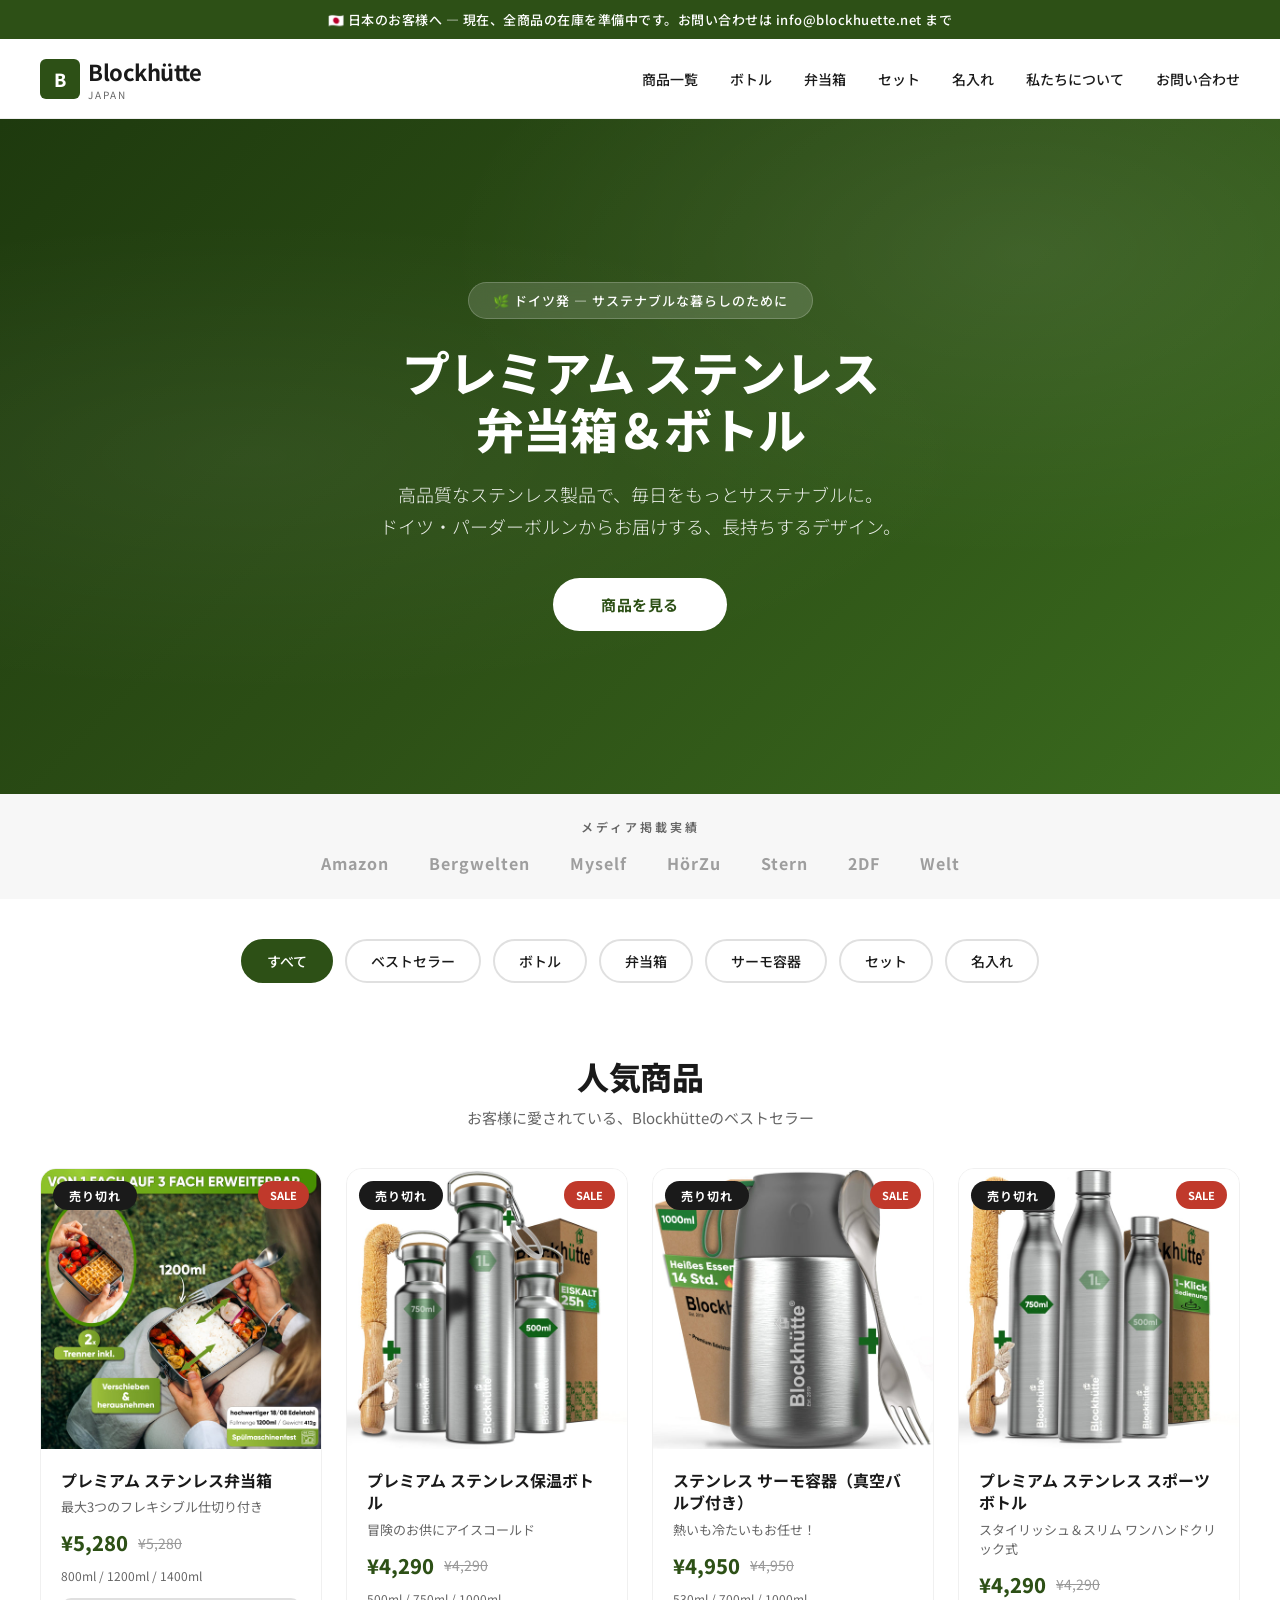
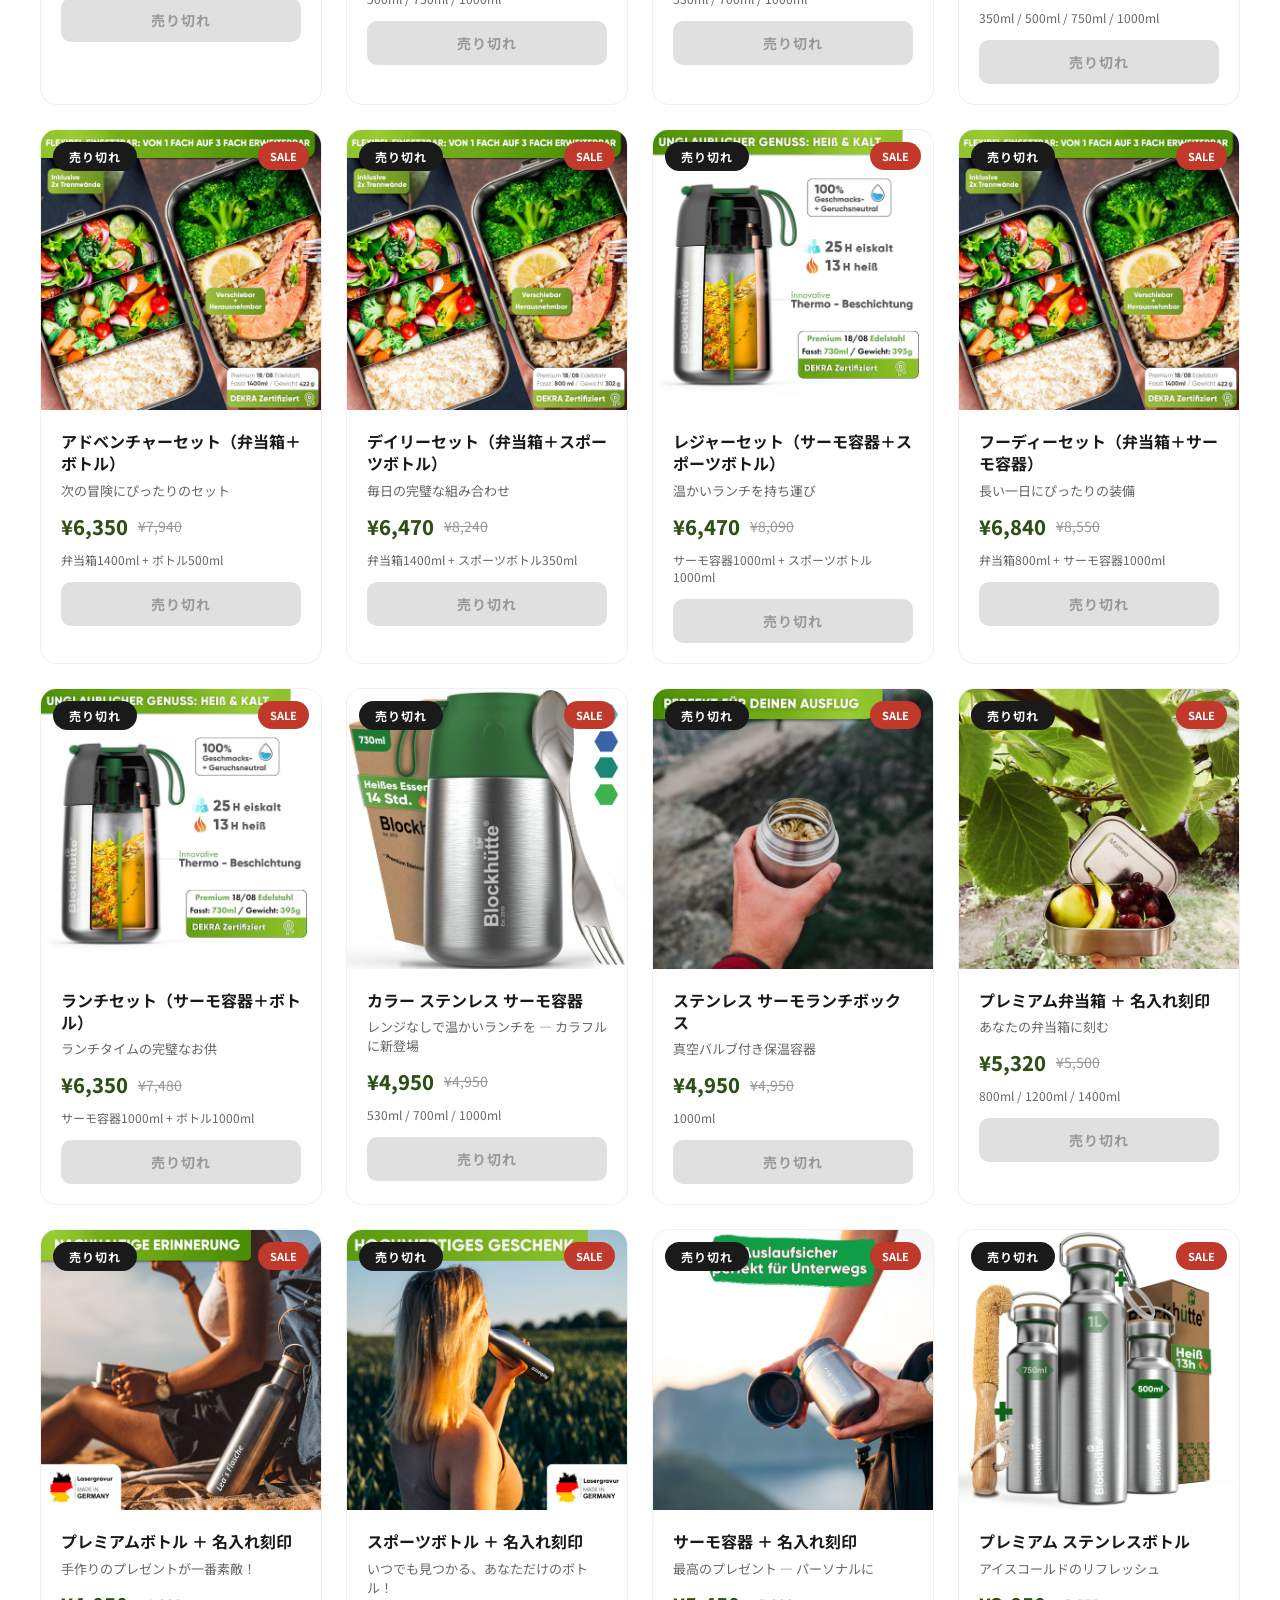
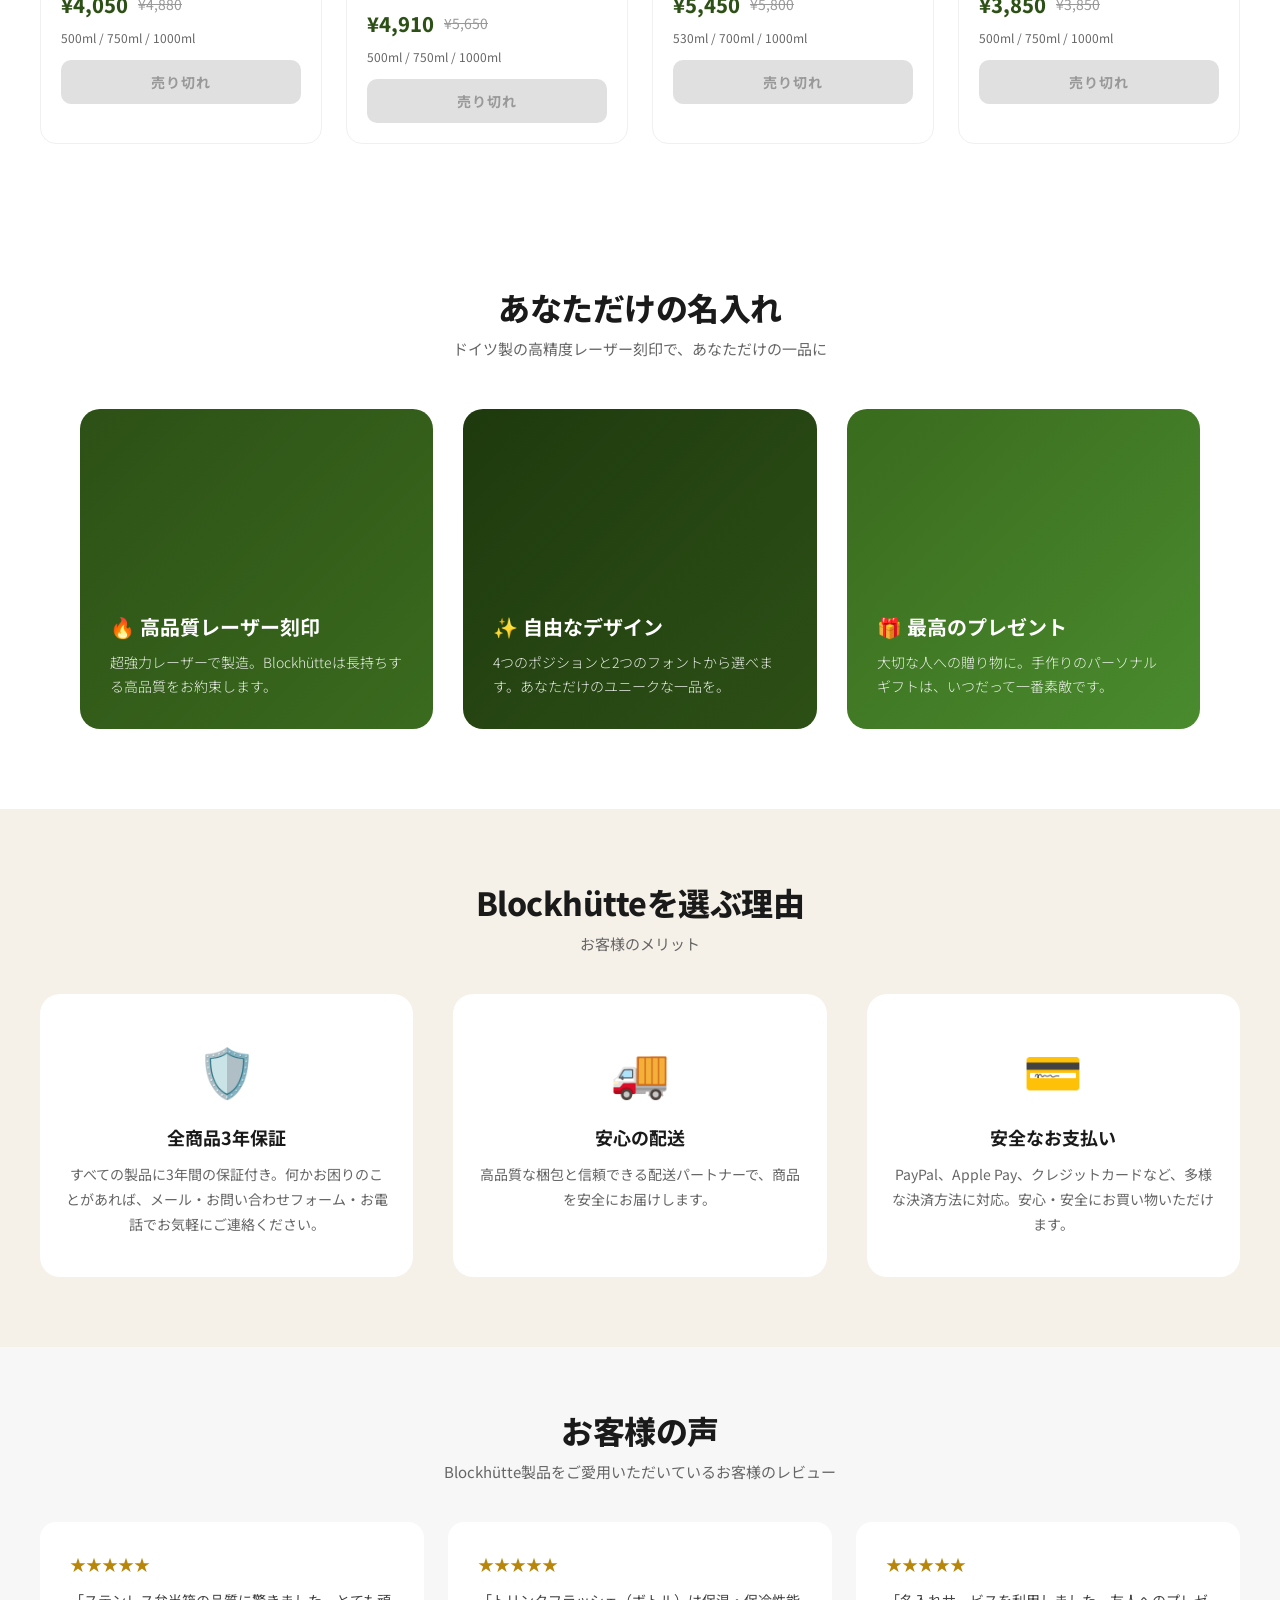
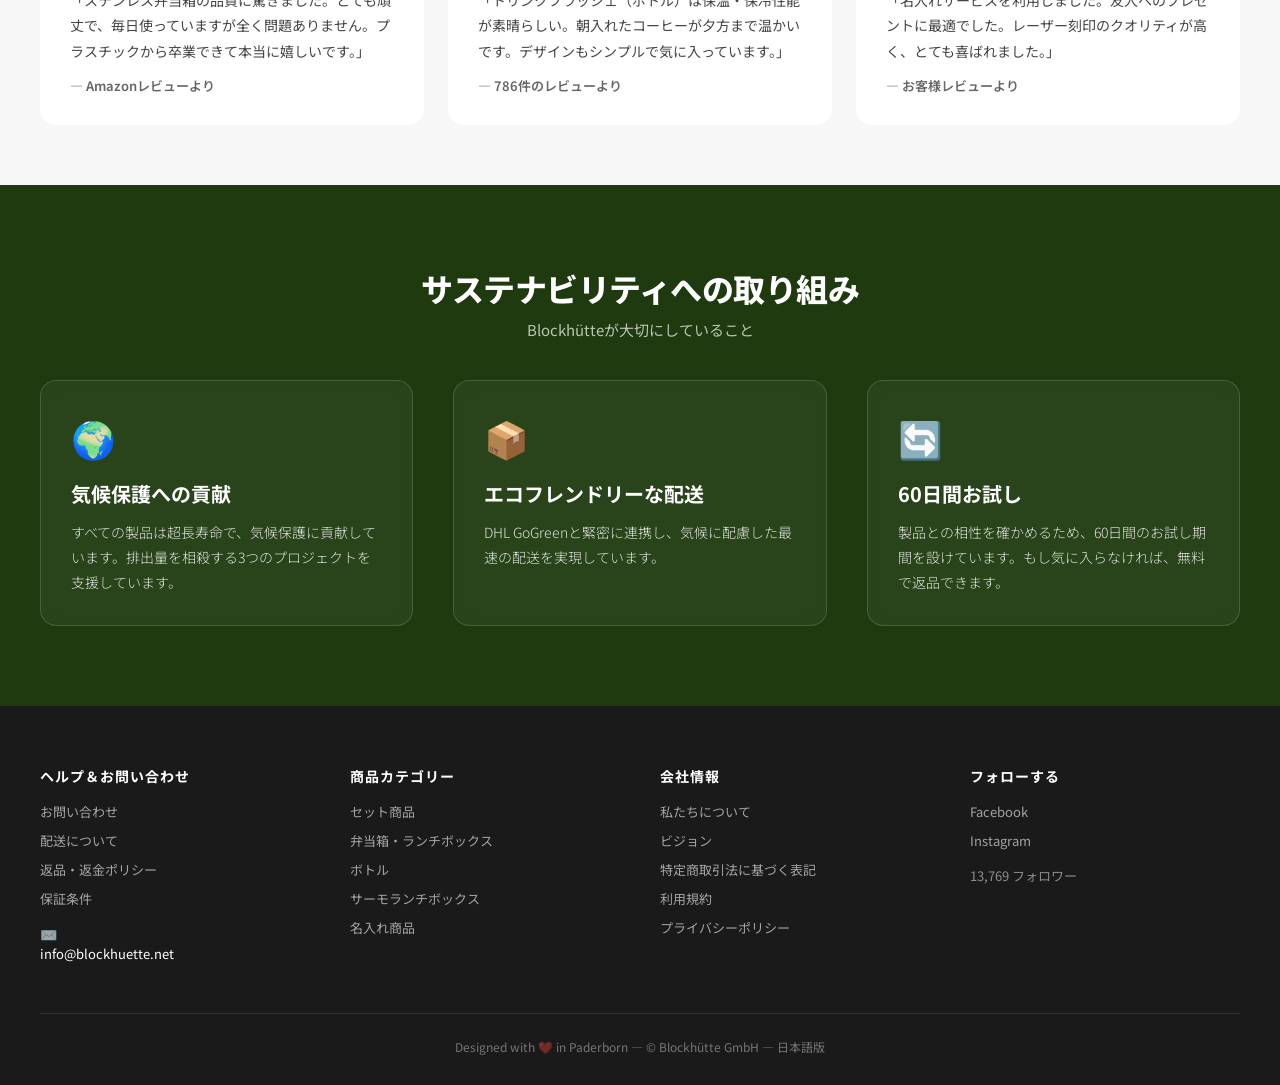
<file: index.html>
<!DOCTYPE html>
<html lang="ja">
<head>
<meta charset="UTF-8">
<meta name="viewport" content="width=device-width, initial-scale=1.0">
<title>Blockhütte Japan | プレミアムステンレス弁当箱＆ボトル</title>
<link rel="preconnect" href="https://fonts.googleapis.com">
<link href="https://fonts.googleapis.com/css2?family=Noto+Sans+JP:wght@300;400;500;600;700;800&family=Zen+Kaku+Gothic+New:wght@400;500;700&display=swap" rel="stylesheet">
<style>
/* ============================================
   BLOCKHÜTTE JAPAN - PRICE CONFIGURATION
   Edit prices in the JavaScript section below
   ============================================ */

:root {
  --bh-green: #2d5016;
  --bh-green-light: #3a6b1e;
  --bh-green-dark: #1e3a0e;
  --bh-cream: #f5f0e8;
  --bh-cream-dark: #e8e0d0;
  --bh-white: #ffffff;
  --bh-black: #1a1a1a;
  --bh-gray: #666666;
  --bh-gray-light: #f7f7f7;
  --bh-red: #c0392b;
  --bh-gold: #b8860b;
  --font-main: 'Noto Sans JP', 'Zen Kaku Gothic New', sans-serif;
}

* { margin: 0; padding: 0; box-sizing: border-box; }

body {
  font-family: var(--font-main);
  color: var(--bh-black);
  background: var(--bh-white);
  -webkit-font-smoothing: antialiased;
  overflow-x: hidden;
}

/* ===== ANNOUNCEMENT BAR ===== */
.announcement-bar {
  background: var(--bh-green);
  color: white;
  text-align: center;
  padding: 10px 20px;
  font-size: 13px;
  font-weight: 500;
  letter-spacing: 0.5px;
}

/* ===== HEADER ===== */
.header {
  background: var(--bh-white);
  border-bottom: 1px solid #eee;
  padding: 16px 40px;
  display: flex;
  align-items: center;
  justify-content: space-between;
  position: sticky;
  top: 0;
  z-index: 100;
}

.logo {
  display: flex;
  align-items: center;
  gap: 8px;
  text-decoration: none;
  color: var(--bh-black);
}

.logo-icon {
  width: 40px;
  height: 40px;
  background: var(--bh-green);
  border-radius: 6px;
  display: flex;
  align-items: center;
  justify-content: center;
  color: white;
  font-weight: 800;
  font-size: 18px;
}

.logo-text {
  font-size: 22px;
  font-weight: 700;
  letter-spacing: -0.5px;
}

.logo-sub {
  font-size: 10px;
  font-weight: 400;
  color: var(--bh-gray);
  letter-spacing: 2px;
  text-transform: uppercase;
}

nav {
  display: flex;
  gap: 32px;
  align-items: center;
}

nav a {
  text-decoration: none;
  color: var(--bh-black);
  font-size: 14px;
  font-weight: 500;
  transition: color 0.2s;
  position: relative;
}

nav a:hover { color: var(--bh-green); }

nav a::after {
  content: '';
  position: absolute;
  bottom: -4px;
  left: 0;
  width: 0;
  height: 2px;
  background: var(--bh-green);
  transition: width 0.3s;
}

nav a:hover::after { width: 100%; }

/* ===== HERO ===== */
.hero {
  position: relative;
  height: 75vh;
  min-height: 500px;
  background: linear-gradient(135deg, var(--bh-green-dark) 0%, var(--bh-green) 50%, var(--bh-green-light) 100%);
  display: flex;
  align-items: center;
  justify-content: center;
  text-align: center;
  color: white;
  overflow: hidden;
}

.hero::before {
  content: '';
  position: absolute;
  top: 0; left: 0; right: 0; bottom: 0;
  background: 
    radial-gradient(ellipse at 20% 50%, rgba(255,255,255,0.05) 0%, transparent 50%),
    radial-gradient(ellipse at 80% 20%, rgba(255,255,255,0.08) 0%, transparent 40%);
}

.hero-content {
  position: relative;
  z-index: 2;
  max-width: 700px;
  padding: 0 20px;
}

.hero-badge {
  display: inline-block;
  background: rgba(255,255,255,0.15);
  backdrop-filter: blur(10px);
  padding: 8px 24px;
  border-radius: 30px;
  font-size: 13px;
  font-weight: 500;
  letter-spacing: 1px;
  margin-bottom: 24px;
  border: 1px solid rgba(255,255,255,0.2);
}

.hero h1 {
  font-size: 48px;
  font-weight: 800;
  line-height: 1.2;
  margin-bottom: 20px;
  letter-spacing: -1px;
}

.hero p {
  font-size: 18px;
  font-weight: 300;
  opacity: 0.9;
  margin-bottom: 36px;
  line-height: 1.8;
}

.hero-btn {
  display: inline-block;
  background: white;
  color: var(--bh-green);
  padding: 16px 48px;
  border-radius: 50px;
  font-size: 15px;
  font-weight: 700;
  text-decoration: none;
  transition: all 0.3s;
  letter-spacing: 0.5px;
}

.hero-btn:hover {
  transform: translateY(-2px);
  box-shadow: 0 8px 30px rgba(0,0,0,0.2);
}

/* ===== PRESS BAR ===== */
.press-bar {
  background: var(--bh-gray-light);
  padding: 24px 40px;
  text-align: center;
}

.press-bar-label {
  font-size: 12px;
  font-weight: 600;
  color: var(--bh-gray);
  letter-spacing: 3px;
  text-transform: uppercase;
  margin-bottom: 16px;
}

.press-logos {
  display: flex;
  align-items: center;
  justify-content: center;
  gap: 40px;
  flex-wrap: wrap;
  opacity: 0.4;
}

.press-logos span {
  font-size: 16px;
  font-weight: 700;
  letter-spacing: 1px;
}

/* ===== CATEGORY TABS ===== */
.category-tabs {
  display: flex;
  justify-content: center;
  gap: 12px;
  padding: 40px 20px 20px;
  flex-wrap: wrap;
}

.cat-tab {
  padding: 10px 24px;
  border: 2px solid #e0e0e0;
  border-radius: 50px;
  font-size: 14px;
  font-weight: 500;
  cursor: pointer;
  transition: all 0.2s;
  background: white;
  color: var(--bh-black);
}

.cat-tab:hover, .cat-tab.active {
  background: var(--bh-green);
  color: white;
  border-color: var(--bh-green);
}

/* ===== SECTION TITLES ===== */
.section-title {
  text-align: center;
  padding: 50px 20px 10px;
}

.section-title h2 {
  font-size: 32px;
  font-weight: 800;
  letter-spacing: -0.5px;
  margin-bottom: 8px;
}

.section-title p {
  font-size: 15px;
  color: var(--bh-gray);
  font-weight: 400;
}

/* ===== PRODUCT GRID ===== */
.product-grid {
  display: grid;
  grid-template-columns: repeat(auto-fill, minmax(280px, 1fr));
  gap: 24px;
  padding: 30px 40px 60px;
  max-width: 1400px;
  margin: 0 auto;
}

.product-card {
  background: white;
  border-radius: 16px;
  overflow: hidden;
  transition: all 0.3s;
  border: 1px solid #f0f0f0;
  position: relative;
}

.product-card:hover {
  transform: translateY(-4px);
  box-shadow: 0 12px 40px rgba(0,0,0,0.08);
}

.product-image {
  position: relative;
  padding-top: 100%;
  background: var(--bh-gray-light);
  overflow: hidden;
}

.product-image img {
  position: absolute;
  top: 0; left: 0;
  width: 100%;
  height: 100%;
  object-fit: cover;
  transition: transform 0.5s;
}

.product-card:hover .product-image img {
  transform: scale(1.05);
}

.badge-sold-out {
  position: absolute;
  top: 12px;
  left: 12px;
  background: var(--bh-black);
  color: white;
  padding: 6px 16px;
  border-radius: 20px;
  font-size: 12px;
  font-weight: 700;
  letter-spacing: 1px;
  z-index: 2;
}

.badge-sale {
  position: absolute;
  top: 12px;
  right: 12px;
  background: var(--bh-red);
  color: white;
  padding: 6px 12px;
  border-radius: 20px;
  font-size: 11px;
  font-weight: 700;
  z-index: 2;
}

.product-info {
  padding: 20px;
}

.product-info h3 {
  font-size: 16px;
  font-weight: 700;
  margin-bottom: 6px;
  line-height: 1.4;
}

.product-info .subtitle {
  font-size: 13px;
  color: var(--bh-gray);
  margin-bottom: 12px;
  font-weight: 400;
}

.product-prices {
  display: flex;
  align-items: center;
  gap: 10px;
}

.price-current {
  font-size: 20px;
  font-weight: 800;
  color: var(--bh-green);
}

.price-original {
  font-size: 14px;
  color: #999;
  text-decoration: line-through;
}

.product-sizes {
  margin-top: 10px;
  font-size: 12px;
  color: var(--bh-gray);
}

.sold-out-btn {
  display: block;
  width: 100%;
  padding: 12px;
  margin-top: 14px;
  background: #e0e0e0;
  color: #999;
  border: none;
  border-radius: 10px;
  font-size: 14px;
  font-weight: 700;
  cursor: not-allowed;
  font-family: var(--font-main);
  letter-spacing: 1px;
}

/* ===== FEATURES SECTION ===== */
.features {
  background: var(--bh-cream);
  padding: 70px 40px;
}

.features-grid {
  display: grid;
  grid-template-columns: repeat(auto-fit, minmax(280px, 1fr));
  gap: 40px;
  max-width: 1200px;
  margin: 0 auto;
}

.feature-card {
  text-align: center;
  padding: 40px 24px;
  background: white;
  border-radius: 20px;
  transition: transform 0.3s;
}

.feature-card:hover { transform: translateY(-4px); }

.feature-icon {
  font-size: 48px;
  margin-bottom: 20px;
}

.feature-card h3 {
  font-size: 18px;
  font-weight: 700;
  margin-bottom: 12px;
}

.feature-card p {
  font-size: 14px;
  color: var(--bh-gray);
  line-height: 1.8;
}

/* ===== GRAVUR / ENGRAVING SECTION ===== */
.engraving-section {
  padding: 80px 40px;
  max-width: 1200px;
  margin: 0 auto;
}

.engraving-grid {
  display: grid;
  grid-template-columns: repeat(3, 1fr);
  gap: 30px;
  margin-top: 40px;
}

.engraving-card {
  position: relative;
  border-radius: 20px;
  overflow: hidden;
  min-height: 320px;
  display: flex;
  align-items: flex-end;
  background: var(--bh-green);
}

.engraving-card .engraving-content {
  padding: 30px;
  color: white;
  position: relative;
  z-index: 2;
}

.engraving-card h3 {
  font-size: 20px;
  font-weight: 700;
  margin-bottom: 10px;
}

.engraving-card p {
  font-size: 14px;
  font-weight: 300;
  line-height: 1.7;
  opacity: 0.9;
}

/* ===== SUSTAINABILITY ===== */
.sustainability {
  background: var(--bh-green-dark);
  color: white;
  padding: 80px 40px;
}

.sustainability-grid {
  display: grid;
  grid-template-columns: repeat(auto-fit, minmax(300px, 1fr));
  gap: 40px;
  max-width: 1200px;
  margin: 0 auto;
}

.sus-card {
  padding: 30px;
  border: 1px solid rgba(255,255,255,0.15);
  border-radius: 16px;
  backdrop-filter: blur(10px);
  background: rgba(255,255,255,0.05);
}

.sus-card h3 {
  font-size: 20px;
  font-weight: 700;
  margin-bottom: 12px;
}

.sus-card p {
  font-size: 14px;
  font-weight: 300;
  line-height: 1.8;
  opacity: 0.85;
}

.sus-icon {
  font-size: 36px;
  margin-bottom: 16px;
}

/* ===== FOOTER ===== */
.footer {
  background: var(--bh-black);
  color: white;
  padding: 60px 40px 30px;
}

.footer-grid {
  display: grid;
  grid-template-columns: repeat(auto-fit, minmax(200px, 1fr));
  gap: 40px;
  max-width: 1200px;
  margin: 0 auto 40px;
}

.footer-col h4 {
  font-size: 14px;
  font-weight: 700;
  margin-bottom: 16px;
  letter-spacing: 1px;
}

.footer-col a {
  display: block;
  color: rgba(255,255,255,0.6);
  text-decoration: none;
  font-size: 13px;
  margin-bottom: 10px;
  transition: color 0.2s;
}

.footer-col a:hover { color: white; }

.footer-bottom {
  border-top: 1px solid rgba(255,255,255,0.1);
  padding-top: 24px;
  text-align: center;
  font-size: 12px;
  color: rgba(255,255,255,0.4);
}

.footer-contact {
  font-size: 14px;
  color: rgba(255,255,255,0.6);
}

.footer-contact a {
  color: white;
  text-decoration: none;
}

/* ===== REVIEWS ===== */
.reviews-section {
  padding: 60px 40px;
  background: var(--bh-gray-light);
}

.reviews-grid {
  display: grid;
  grid-template-columns: repeat(auto-fit, minmax(300px, 1fr));
  gap: 24px;
  max-width: 1200px;
  margin: 30px auto 0;
}

.review-card {
  background: white;
  padding: 30px;
  border-radius: 16px;
}

.review-stars { color: var(--bh-gold); font-size: 16px; margin-bottom: 12px; }

.review-text {
  font-size: 14px;
  line-height: 1.8;
  color: #444;
  margin-bottom: 12px;
}

.review-author {
  font-size: 13px;
  font-weight: 600;
  color: var(--bh-gray);
}

/* ===== RESPONSIVE ===== */
@media (max-width: 900px) {
  .header { padding: 12px 20px; }
  nav { display: none; }
  .hero h1 { font-size: 32px; }
  .hero { min-height: 400px; height: 60vh; }
  .product-grid { padding: 20px; grid-template-columns: repeat(2, 1fr); gap: 16px; }
  .engraving-grid { grid-template-columns: 1fr; }
  .features { padding: 40px 20px; }
  .sustainability { padding: 40px 20px; }
  .section-title h2 { font-size: 24px; }
  .footer { padding: 40px 20px 20px; }
}

@media (max-width: 600px) {
  .product-grid { grid-template-columns: 1fr; max-width: 400px; }
}

/* ===== ANIMATIONS ===== */
@keyframes fadeInUp {
  from { opacity: 0; transform: translateY(30px); }
  to { opacity: 1; transform: translateY(0); }
}

.product-card { animation: fadeInUp 0.6s ease-out backwards; }
.product-card:nth-child(1) { animation-delay: 0.05s; }
.product-card:nth-child(2) { animation-delay: 0.1s; }
.product-card:nth-child(3) { animation-delay: 0.15s; }
.product-card:nth-child(4) { animation-delay: 0.2s; }
.product-card:nth-child(5) { animation-delay: 0.25s; }
.product-card:nth-child(6) { animation-delay: 0.3s; }
.product-card:nth-child(7) { animation-delay: 0.35s; }
.product-card:nth-child(8) { animation-delay: 0.4s; }

.feature-card { animation: fadeInUp 0.6s ease-out backwards; }
.feature-card:nth-child(1) { animation-delay: 0.1s; }
.feature-card:nth-child(2) { animation-delay: 0.2s; }
.feature-card:nth-child(3) { animation-delay: 0.3s; }
</style>
</head>
<body>

<!-- ANNOUNCEMENT BAR -->
<div class="announcement-bar">
  🇯🇵 日本のお客様へ — 現在、全商品の在庫を準備中です。お問い合わせは info@blockhuette.net まで
</div>

<!-- HEADER -->
<header class="header">
  <a href="#" class="logo">
    <div class="logo-icon">B</div>
    <div>
      <div class="logo-text">Blockhütte</div>
      <div class="logo-sub">Japan</div>
    </div>
  </a>
  <nav>
    <a href="#products">商品一覧</a>
    <a href="#bottles">ボトル</a>
    <a href="#lunchbox">弁当箱</a>
    <a href="#bundles">セット</a>
    <a href="#engraving">名入れ</a>
    <a href="pages/about.html">私たちについて</a>
    <a href="pages/contact.html">お問い合わせ</a>
  </nav>
</header>

<!-- HERO -->
<section class="hero">
  <div class="hero-content">
    <div class="hero-badge">🌿 ドイツ発 — サステナブルな暮らしのために</div>
    <h1>プレミアム ステンレス<br>弁当箱＆ボトル</h1>
    <p>高品質なステンレス製品で、毎日をもっとサステナブルに。<br>ドイツ・パーダーボルンからお届けする、長持ちするデザイン。</p>
    <a href="#products" class="hero-btn">商品を見る</a>
  </div>
</section>

<!-- PRESS BAR -->
<div class="press-bar">
  <div class="press-bar-label">メディア掲載実績</div>
  <div class="press-logos">
    <span>Amazon</span>
    <span>Bergwelten</span>
    <span>Myself</span>
    <span>HörZu</span>
    <span>Stern</span>
    <span>2DF</span>
    <span>Welt</span>
  </div>
</div>

<!-- CATEGORY TABS -->
<div class="category-tabs" id="products">
  <div class="cat-tab active" onclick="filterProducts('all', this)">すべて</div>
  <div class="cat-tab" onclick="filterProducts('bestseller', this)">ベストセラー</div>
  <div class="cat-tab" onclick="filterProducts('bottle', this)">ボトル</div>
  <div class="cat-tab" onclick="filterProducts('lunchbox', this)">弁当箱</div>
  <div class="cat-tab" onclick="filterProducts('thermo', this)">サーモ容器</div>
  <div class="cat-tab" onclick="filterProducts('bundle', this)">セット</div>
  <div class="cat-tab" onclick="filterProducts('engraving', this)">名入れ</div>
</div>

<!-- BESTSELLER SECTION -->
<div class="section-title">
  <h2>人気商品</h2>
  <p>お客様に愛されている、Blockhütteのベストセラー</p>
</div>

<!-- PRODUCT GRID (generated by JS) -->
<div class="product-grid" id="product-grid"></div>

<!-- ENGRAVING SECTION -->
<section class="engraving-section" id="engraving">
  <div class="section-title" style="padding: 0 0 10px;">
    <h2>あなただけの名入れ</h2>
    <p>ドイツ製の高精度レーザー刻印で、あなただけの一品に</p>
  </div>
  <div class="engraving-grid">
    <div class="engraving-card" style="background: linear-gradient(135deg, #2d5016, #3a6b1e);">
      <div class="engraving-content">
        <h3>🔥 高品質レーザー刻印</h3>
        <p>超強力レーザーで製造。Blockhütteは長持ちする高品質をお約束します。</p>
      </div>
    </div>
    <div class="engraving-card" style="background: linear-gradient(135deg, #1e3a0e, #2d5016);">
      <div class="engraving-content">
        <h3>✨ 自由なデザイン</h3>
        <p>4つのポジションと2つのフォントから選べます。あなただけのユニークな一品を。</p>
      </div>
    </div>
    <div class="engraving-card" style="background: linear-gradient(135deg, #3a6b1e, #4a8b2e);">
      <div class="engraving-content">
        <h3>🎁 最高のプレゼント</h3>
        <p>大切な人への贈り物に。手作りのパーソナルギフトは、いつだって一番素敵です。</p>
      </div>
    </div>
  </div>
</section>

<!-- FEATURES -->
<section class="features">
  <div class="section-title" style="padding: 0 0 40px;">
    <h2>Blockhütteを選ぶ理由</h2>
    <p>お客様のメリット</p>
  </div>
  <div class="features-grid">
    <div class="feature-card">
      <div class="feature-icon">🛡️</div>
      <h3>全商品3年保証</h3>
      <p>すべての製品に3年間の保証付き。何かお困りのことがあれば、メール・お問い合わせフォーム・お電話でお気軽にご連絡ください。</p>
    </div>
    <div class="feature-card">
      <div class="feature-icon">🚚</div>
      <h3>安心の配送</h3>
      <p>高品質な梱包と信頼できる配送パートナーで、商品を安全にお届けします。</p>
    </div>
    <div class="feature-card">
      <div class="feature-icon">💳</div>
      <h3>安全なお支払い</h3>
      <p>PayPal、Apple Pay、クレジットカードなど、多様な決済方法に対応。安心・安全にお買い物いただけます。</p>
    </div>
  </div>
</section>

<!-- REVIEWS -->
<section class="reviews-section">
  <div class="section-title" style="padding: 0 0 10px;">
    <h2>お客様の声</h2>
    <p>Blockhütte製品をご愛用いただいているお客様のレビュー</p>
  </div>
  <div class="reviews-grid">
    <div class="review-card">
      <div class="review-stars">★★★★★</div>
      <div class="review-text">「ステンレス弁当箱の品質に驚きました。とても頑丈で、毎日使っていますが全く問題ありません。プラスチックから卒業できて本当に嬉しいです。」</div>
      <div class="review-author">— Amazonレビューより</div>
    </div>
    <div class="review-card">
      <div class="review-stars">★★★★★</div>
      <div class="review-text">「トリンクフラッシェ（ボトル）は保温・保冷性能が素晴らしい。朝入れたコーヒーが夕方まで温かいです。デザインもシンプルで気に入っています。」</div>
      <div class="review-author">— 786件のレビューより</div>
    </div>
    <div class="review-card">
      <div class="review-stars">★★★★★</div>
      <div class="review-text">「名入れサービスを利用しました。友人へのプレゼントに最適でした。レーザー刻印のクオリティが高く、とても喜ばれました。」</div>
      <div class="review-author">— お客様レビューより</div>
    </div>
  </div>
</section>

<!-- SUSTAINABILITY -->
<section class="sustainability" id="about">
  <div class="section-title" style="padding: 0 0 40px;">
    <h2 style="color: white;">サステナビリティへの取り組み</h2>
    <p style="color: rgba(255,255,255,0.7);">Blockhütteが大切にしていること</p>
  </div>
  <div class="sustainability-grid">
    <div class="sus-card">
      <div class="sus-icon">🌍</div>
      <h3>気候保護への貢献</h3>
      <p>すべての製品は超長寿命で、気候保護に貢献しています。排出量を相殺する3つのプロジェクトを支援しています。</p>
    </div>
    <div class="sus-card">
      <div class="sus-icon">📦</div>
      <h3>エコフレンドリーな配送</h3>
      <p>DHL GoGreenと緊密に連携し、気候に配慮した最速の配送を実現しています。</p>
    </div>
    <div class="sus-card">
      <div class="sus-icon">🔄</div>
      <h3>60日間お試し</h3>
      <p>製品との相性を確かめるため、60日間のお試し期間を設けています。もし気に入らなければ、無料で返品できます。</p>
    </div>
  </div>
</section>

<!-- FOOTER -->
<footer class="footer" id="contact">
  <div class="footer-grid">
    <div class="footer-col">
      <h4>ヘルプ＆お問い合わせ</h4>
      <a href="pages/contact.html">お問い合わせ</a>
      <a href="pages/shipping.html">配送について</a>
      <a href="pages/returns.html">返品・返金ポリシー</a>
      <a href="pages/warranty.html">保証条件</a>
      <div class="footer-contact" style="margin-top: 16px;">
        ✉️ <a href="mailto:info@blockhuette.net">info@blockhuette.net</a>
      </div>
    </div>
    <div class="footer-col">
      <h4>商品カテゴリー</h4>
      <a href="#products" onclick="filterProducts('bundle', document.querySelector('[onclick*=bundle]'))">セット商品</a>
      <a href="#products" onclick="filterProducts('lunchbox', document.querySelector('[onclick*=lunchbox]'))">弁当箱・ランチボックス</a>
      <a href="#products" onclick="filterProducts('bottle', document.querySelector('[onclick*=bottle]'))">ボトル</a>
      <a href="#products" onclick="filterProducts('thermo', document.querySelector('[onclick*=thermo]'))">サーモランチボックス</a>
      <a href="#products" onclick="filterProducts('engraving', document.querySelector('[onclick*=engraving]'))">名入れ商品</a>
    </div>
    <div class="footer-col">
      <h4>会社情報</h4>
      <a href="pages/about.html">私たちについて</a>
      <a href="pages/vision.html">ビジョン</a>
      <a href="pages/tokushoho.html">特定商取引法に基づく表記</a>
      <a href="pages/terms.html">利用規約</a>
      <a href="pages/privacy.html">プライバシーポリシー</a>
    </div>
    <div class="footer-col">
      <h4>フォローする</h4>
      <a href="https://www.facebook.com/TeamBlockhuette/" target="_blank">Facebook</a>
      <a href="https://www.instagram.com/blockhuette/" target="_blank">Instagram</a>
      <p style="margin-top: 16px; font-size: 13px; color: rgba(255,255,255,0.5);">13,769 フォロワー</p>
    </div>
  </div>
  <div class="footer-bottom">
    Designed with ❤️ in Paderborn — © Blockhütte GmbH — 日本語版
  </div>
</footer>

<script>
/* ================================================================
   🔧 PRICE CONFIGURATION — EDIT PRICES HERE
   ================================================================
   Each product has:
   - price: current selling price (string, e.g. "¥4,280")
   - originalPrice: original price before discount (string or null)
   - All products are marked as "売り切れ" (sold out)
   ================================================================ */

const PRODUCTS = [
  // ===== BESTSELLER / HAUPTPRODUKTE =====
  {
    id: 'brotdose-1400',
    name: 'プレミアム ステンレス弁当箱',
    subtitle: '最大3つのフレキシブル仕切り付き',
    price: '¥5,280',
    originalPrice: '¥5,280',
    category: ['bestseller', 'lunchbox'],
    sizes: '800ml / 1200ml / 1400ml',
    image: 'images/brotdose-1400.jpg',
  },
  {
    id: 'trinkflasche-isoliert',
    name: 'プレミアム ステンレス保温ボトル',
    subtitle: '冒険のお供にアイスコールド',
    price: '¥4,290',
    originalPrice: '¥4,290',
    category: ['bestseller', 'bottle'],
    sizes: '500ml / 750ml / 1000ml',
    image: 'images/trinkflasche.jpg',
  },
  {
    id: 'thermobehaelter',
    name: 'ステンレス サーモ容器（真空バルブ付き）',
    subtitle: '熱いも冷たいもお任せ！',
    price: '¥4,950',
    originalPrice: '¥4,950',
    category: ['bestseller', 'thermo'],
    sizes: '530ml / 700ml / 1000ml',
    image: 'images/thermobehaelter.jpg',
  },
  {
    id: 'sport-trinkflasche',
    name: 'プレミアム ステンレス スポーツボトル',
    subtitle: 'スタイリッシュ＆スリム ワンハンドクリック式',
    price: '¥4,290',
    originalPrice: '¥4,290',
    category: ['bestseller', 'bottle'],
    sizes: '350ml / 500ml / 750ml / 1000ml',
    image: 'images/sport-trinkflasche.jpg',
  },

  // ===== BUNDLES / SETS =====
  {
    id: 'abenteuer-bundle',
    name: 'アドベンチャーセット（弁当箱＋ボトル）',
    subtitle: '次の冒険にぴったりのセット',
    price: '¥6,350',
    originalPrice: '¥7,940',
    category: ['bundle'],
    sizes: '弁当箱1400ml + ボトル500ml',
    image: 'images/abenteuer-bundle.jpg',
  },
  {
    id: 'alltag-bundle',
    name: 'デイリーセット（弁当箱＋スポーツボトル）',
    subtitle: '毎日の完璧な組み合わせ',
    price: '¥6,470',
    originalPrice: '¥8,240',
    category: ['bundle'],
    sizes: '弁当箱1400ml + スポーツボトル350ml',
    image: 'images/alltag-bundle.jpg',
  },
  {
    id: 'freizeit-bundle',
    name: 'レジャーセット（サーモ容器＋スポーツボトル）',
    subtitle: '温かいランチを持ち運び',
    price: '¥6,470',
    originalPrice: '¥8,090',
    category: ['bundle'],
    sizes: 'サーモ容器1000ml + スポーツボトル1000ml',
    image: 'images/freizeit-bundle.jpg',
  },
  {
    id: 'foodie-bundle',
    name: 'フーディーセット（弁当箱＋サーモ容器）',
    subtitle: '長い一日にぴったりの装備',
    price: '¥6,840',
    originalPrice: '¥8,550',
    category: ['bundle'],
    sizes: '弁当箱800ml + サーモ容器1000ml',
    image: 'images/foodie-bundle.jpg',
  },
  {
    id: 'lunch-bundle',
    name: 'ランチセット（サーモ容器＋ボトル）',
    subtitle: 'ランチタイムの完璧なお供',
    price: '¥6,350',
    originalPrice: '¥7,480',
    category: ['bundle'],
    sizes: 'サーモ容器1000ml + ボトル1000ml',
    image: 'images/lunch-bundle.jpg',
  },

  // ===== THERMO =====
  {
    id: 'thermobehaelter-farbig',
    name: 'カラー ステンレス サーモ容器',
    subtitle: 'レンジなしで温かいランチを — カラフルに新登場',
    price: '¥4,950',
    originalPrice: '¥4,950',
    category: ['thermo'],
    sizes: '530ml / 700ml / 1000ml',
    image: 'images/thermobehaelter-farbig.jpg',
  },
  {
    id: 'thermo-lunchbox',
    name: 'ステンレス サーモランチボックス',
    subtitle: '真空バルブ付き保温容器',
    price: '¥4,950',
    originalPrice: '¥4,950',
    category: ['thermo'],
    sizes: '1000ml',
    image: 'images/thermo-lunchbox.jpg',
  },

  // ===== ENGRAVING / GRAVUR =====
  {
    id: 'gravur-brotdose',
    name: 'プレミアム弁当箱 ＋ 名入れ刻印',
    subtitle: 'あなたの弁当箱に刻む',
    price: '¥5,320',
    originalPrice: '¥5,500',
    category: ['engraving'],
    sizes: '800ml / 1200ml / 1400ml',
    image: 'images/gravur-brotdose.jpg',
  },
  {
    id: 'gravur-trinkflasche',
    name: 'プレミアムボトル ＋ 名入れ刻印',
    subtitle: '手作りのプレゼントが一番素敵！',
    price: '¥4,050',
    originalPrice: '¥4,880',
    category: ['engraving'],
    sizes: '500ml / 750ml / 1000ml',
    image: 'images/gravur-trinkflasche.jpg',
  },
  {
    id: 'gravur-sport-trinkflasche',
    name: 'スポーツボトル ＋ 名入れ刻印',
    subtitle: 'いつでも見つかる、あなただけのボトル！',
    price: '¥4,910',
    originalPrice: '¥5,650',
    category: ['engraving'],
    sizes: '500ml / 750ml / 1000ml',
    image: 'images/gravur-sport.jpg',
  },
  {
    id: 'gravur-thermobehaelter',
    name: 'サーモ容器 ＋ 名入れ刻印',
    subtitle: '最高のプレゼント — パーソナルに',
    price: '¥5,450',
    originalPrice: '¥5,800',
    category: ['engraving'],
    sizes: '530ml / 700ml / 1000ml',
    image: 'images/gravur-thermo.jpg',
  },

  // ===== ADDITIONAL BOTTLE =====
  {
    id: 'trinkflasche-isoliert-2',
    name: 'プレミアム ステンレスボトル',
    subtitle: 'アイスコールドのリフレッシュ',
    price: '¥3,850',
    originalPrice: '¥3,850',
    category: ['bottle'],
    sizes: '500ml / 750ml / 1000ml',
    image: 'images/trinkflasche-2.jpg',
  },
];

// ===== RENDER PRODUCTS =====
function renderProducts(filter = 'all') {
  const grid = document.getElementById('product-grid');
  const filtered = filter === 'all' 
    ? PRODUCTS 
    : PRODUCTS.filter(p => p.category.includes(filter));
  
  grid.innerHTML = filtered.map(product => `
    <div class="product-card" data-categories="${product.category.join(',')}">
      <div class="product-image">
        <img src="${product.image}" alt="${product.name}" loading="lazy">
        <div class="badge-sold-out">売り切れ</div>
        ${product.originalPrice ? '<div class="badge-sale">SALE</div>' : ''}
      </div>
      <div class="product-info">
        <h3>${product.name}</h3>
        <div class="subtitle">${product.subtitle}</div>
        <div class="product-prices">
          <span class="price-current">${product.price}</span>
          ${product.originalPrice ? `<span class="price-original">${product.originalPrice}</span>` : ''}
        </div>
        <div class="product-sizes">${product.sizes}</div>
        <button class="sold-out-btn">売り切れ</button>
      </div>
    </div>
  `).join('');
}

function filterProducts(category, el) {
  document.querySelectorAll('.cat-tab').forEach(t => t.classList.remove('active'));
  el.classList.add('active');
  renderProducts(category);
}

// Initial render
renderProducts();
</script>

</body>
</html>
</file>
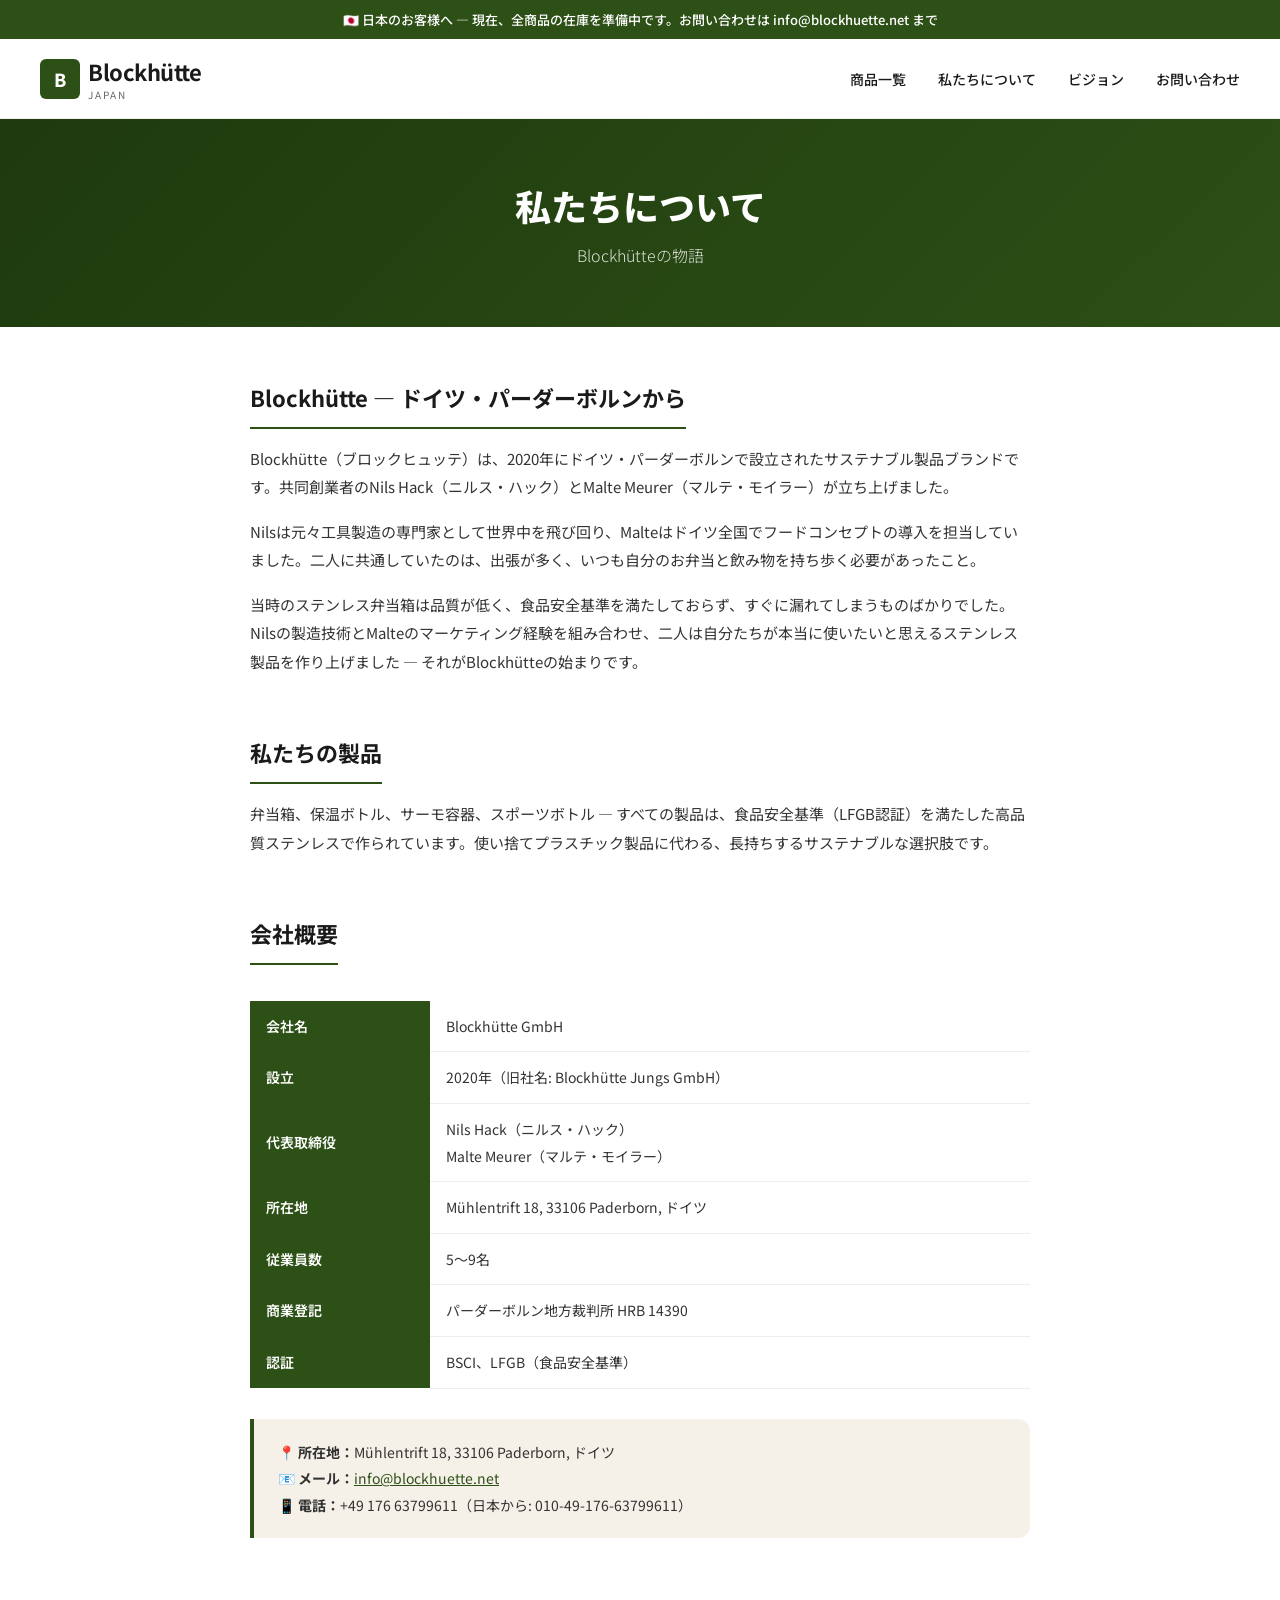
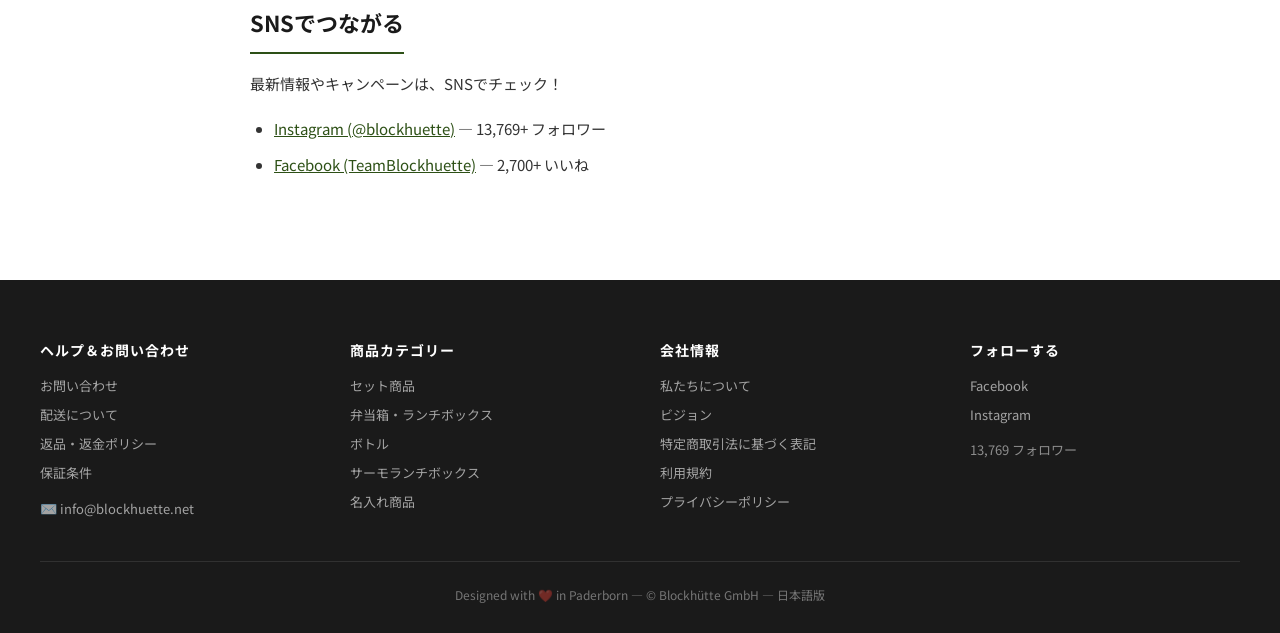
<file: pages/about.html>
<!DOCTYPE html>
<html lang="ja">
<head>
<meta charset="UTF-8">
<meta name="viewport" content="width=device-width, initial-scale=1.0">
<title>私たちについて | Blockhütte Japan</title>
<link rel="stylesheet" href="../style.css">
</head>
<body>
<div class="announcement-bar">🇯🇵 日本のお客様へ — 現在、全商品の在庫を準備中です。お問い合わせは info@blockhuette.net まで</div>
<header class="header">
  <a href="../index.html" class="logo">
    <div class="logo-icon">B</div>
    <div><div class="logo-text">Blockhütte</div><div class="logo-sub">Japan</div></div>
  </a>
  <nav>
    <a href="../index.html#products">商品一覧</a>
    <a href="about.html">私たちについて</a>
    <a href="vision.html">ビジョン</a>
    <a href="contact.html">お問い合わせ</a>
  </nav>
</header>
<div class="page-hero"><h1>私たちについて</h1><p>Blockhütteの物語</p></div>
<div class="page-content">
  <h2>Blockhütte — ドイツ・パーダーボルンから</h2>
  <p>Blockhütte（ブロックヒュッテ）は、2020年にドイツ・パーダーボルンで設立されたサステナブル製品ブランドです。共同創業者のNils Hack（ニルス・ハック）とMalte Meurer（マルテ・モイラー）が立ち上げました。</p>
  <p>Nilsは元々工具製造の専門家として世界中を飛び回り、Malteはドイツ全国でフードコンセプトの導入を担当していました。二人に共通していたのは、出張が多く、いつも自分のお弁当と飲み物を持ち歩く必要があったこと。</p>
  <p>当時のステンレス弁当箱は品質が低く、食品安全基準を満たしておらず、すぐに漏れてしまうものばかりでした。Nilsの製造技術とMalteのマーケティング経験を組み合わせ、二人は自分たちが本当に使いたいと思えるステンレス製品を作り上げました — それがBlockhütteの始まりです。</p>

  <h2>私たちの製品</h2>
  <p>弁当箱、保温ボトル、サーモ容器、スポーツボトル — すべての製品は、食品安全基準（LFGB認証）を満たした高品質ステンレスで作られています。使い捨てプラスチック製品に代わる、長持ちするサステナブルな選択肢です。</p>

  <h2>会社概要</h2>
  <table>
    <tr><th>会社名</th><td>Blockhütte GmbH</td></tr>
    <tr><th>設立</th><td>2020年（旧社名: Blockhütte Jungs GmbH）</td></tr>
    <tr><th>代表取締役</th><td>Nils Hack（ニルス・ハック）<br>Malte Meurer（マルテ・モイラー）</td></tr>
    <tr><th>所在地</th><td>Mühlentrift 18, 33106 Paderborn, ドイツ</td></tr>
    <tr><th>従業員数</th><td>5〜9名</td></tr>
    <tr><th>商業登記</th><td>パーダーボルン地方裁判所 HRB 14390</td></tr>
    <tr><th>認証</th><td>BSCI、LFGB（食品安全基準）</td></tr>
  </table>

  <div class="info-box">
    <strong>📍 所在地：</strong>Mühlentrift 18, 33106 Paderborn, ドイツ<br>
    <strong>📧 メール：</strong><a href="mailto:info@blockhuette.net">info@blockhuette.net</a><br>
    <strong>📱 電話：</strong>+49 176 63799611（日本から: 010-49-176-63799611）
  </div>

  <h2>SNSでつながる</h2>
  <p>最新情報やキャンペーンは、SNSでチェック！</p>
  <ul>
    <li><a href="https://www.instagram.com/blockhuette/" target="_blank">Instagram (@blockhuette)</a> — 13,769+ フォロワー</li>
    <li><a href="https://www.facebook.com/TeamBlockhuette/" target="_blank">Facebook (TeamBlockhuette)</a> — 2,700+ いいね</li>
  </ul>
</div>

<footer class="footer">
  <div class="footer-grid">
    <div class="footer-col">
      <h4>ヘルプ＆お問い合わせ</h4>
      <a href="contact.html">お問い合わせ</a>
      <a href="shipping.html">配送について</a>
      <a href="returns.html">返品・返金ポリシー</a>
      <a href="warranty.html">保証条件</a>
      <div style="margin-top:16px;font-size:14px;color:rgba(255,255,255,0.6);">✉️ <a href="mailto:info@blockhuette.net" style="display:inline;">info@blockhuette.net</a></div>
    </div>
    <div class="footer-col">
      <h4>商品カテゴリー</h4>
      <a href="../index.html#products">セット商品</a>
      <a href="../index.html#products">弁当箱・ランチボックス</a>
      <a href="../index.html#products">ボトル</a>
      <a href="../index.html#products">サーモランチボックス</a>
      <a href="../index.html#products">名入れ商品</a>
    </div>
    <div class="footer-col">
      <h4>会社情報</h4>
      <a href="about.html">私たちについて</a>
      <a href="vision.html">ビジョン</a>
      <a href="tokushoho.html">特定商取引法に基づく表記</a>
      <a href="terms.html">利用規約</a>
      <a href="privacy.html">プライバシーポリシー</a>
    </div>
    <div class="footer-col">
      <h4>フォローする</h4>
      <a href="https://www.facebook.com/TeamBlockhuette/" target="_blank">Facebook</a>
      <a href="https://www.instagram.com/blockhuette/" target="_blank">Instagram</a>
      <p style="margin-top:16px;font-size:13px;color:rgba(255,255,255,0.5);">13,769 フォロワー</p>
    </div>
  </div>
  <div class="footer-bottom">Designed with ❤️ in Paderborn — © Blockhütte GmbH — 日本語版</div>
</footer>
</body></html>
</file>
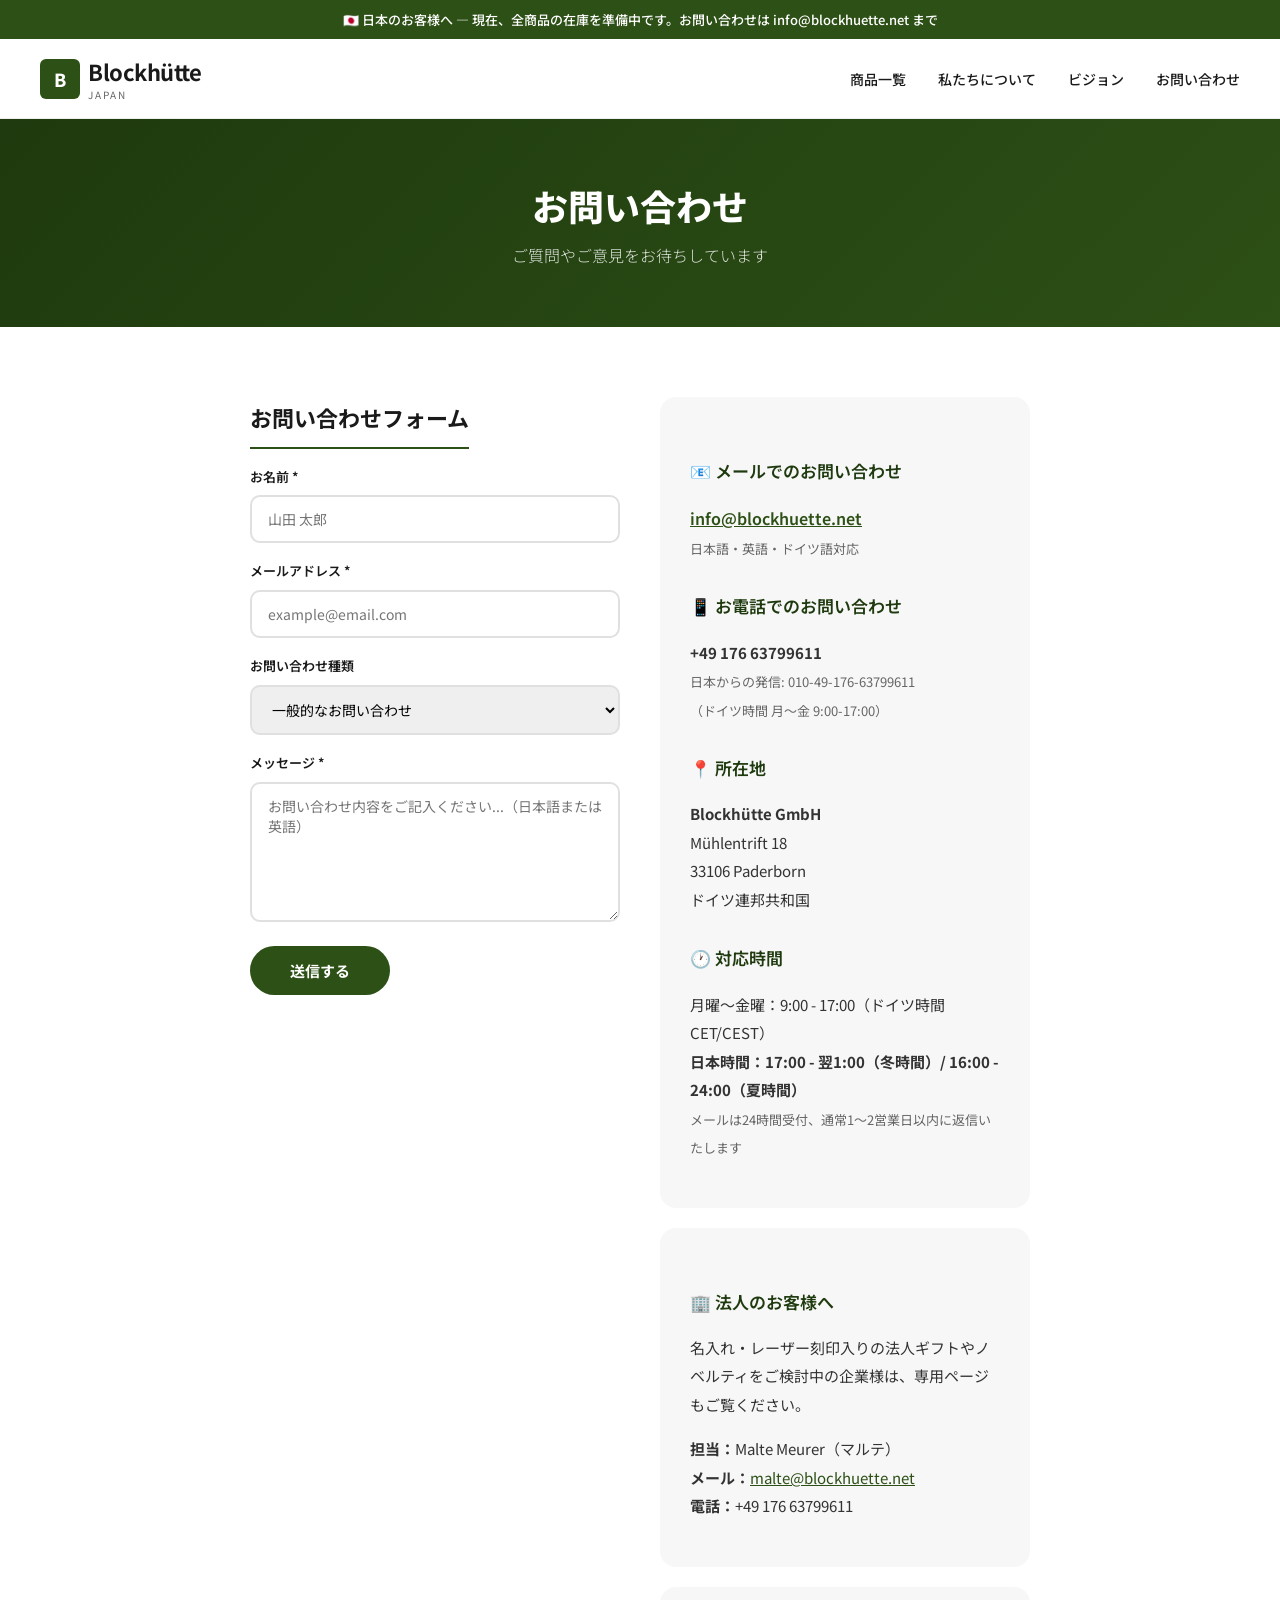
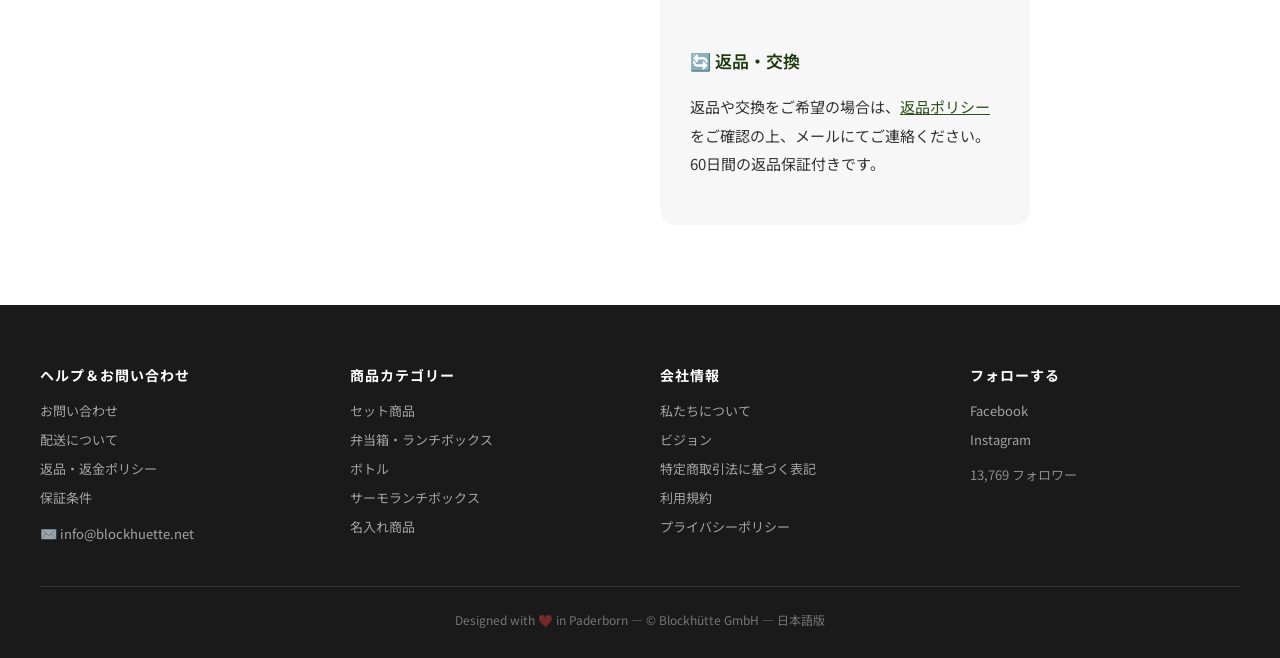
<file: pages/contact.html>
<!DOCTYPE html>
<html lang="ja">
<head>
<meta charset="UTF-8">
<meta name="viewport" content="width=device-width, initial-scale=1.0">
<title>お問い合わせ | Blockhütte Japan</title>
<link rel="stylesheet" href="../style.css">
</head>
<body>
<div class="announcement-bar">🇯🇵 日本のお客様へ — 現在、全商品の在庫を準備中です。お問い合わせは info@blockhuette.net まで</div>
<header class="header">
  <a href="../index.html" class="logo">
    <div class="logo-icon">B</div>
    <div><div class="logo-text">Blockhütte</div><div class="logo-sub">Japan</div></div>
  </a>
  <nav>
    <a href="../index.html#products">商品一覧</a>
    <a href="about.html">私たちについて</a>
    <a href="vision.html">ビジョン</a>
    <a href="contact.html">お問い合わせ</a>
  </nav>
</header>
<div class="page-hero"><h1>お問い合わせ</h1><p>ご質問やご意見をお待ちしています</p></div>
<div class="page-content">
  <div class="contact-grid">
    <div>
      <h2>お問い合わせフォーム</h2>
      <div class="contact-form">
        <label>お名前 *</label>
        <input type="text" placeholder="山田 太郎">
        <label>メールアドレス *</label>
        <input type="email" placeholder="example@email.com">
        <label>お問い合わせ種類</label>
        <select>
          <option>一般的なお問い合わせ</option>
          <option>製品について</option>
          <option>注文について</option>
          <option>返品・交換</option>
          <option>法人のお客様</option>
          <option>名入れ・グラヴュールについて</option>
          <option>その他</option>
        </select>
        <label>メッセージ *</label>
        <textarea placeholder="お問い合わせ内容をご記入ください...（日本語または英語）"></textarea>
        <button class="submit-btn" onclick="alert('ありがとうございます！\n\nこの静的サイトではフォーム送信機能は現在準備中です。\n\nお手数ですが info@blockhuette.net に直接メールをお送りください。\n日本語でのお問い合わせも承っております。')">送信する</button>
      </div>
    </div>
    <div>
      <div class="contact-info-card">
        <h3>📧 メールでのお問い合わせ</h3>
        <p style="margin-bottom:20px;"><a href="mailto:info@blockhuette.net" style="color:var(--bh-green);font-weight:600;font-size:16px;">info@blockhuette.net</a><br><span style="font-size:13px;color:var(--bh-gray);">日本語・英語・ドイツ語対応</span></p>
        
        <h3>📱 お電話でのお問い合わせ</h3>
        <p style="margin-bottom:20px;">
          <strong>+49 176 63799611</strong><br>
          <span style="font-size:13px;color:var(--bh-gray);">日本からの発信: 010-49-176-63799611</span><br>
          <span style="font-size:13px;color:var(--bh-gray);">（ドイツ時間 月〜金 9:00-17:00）</span>
        </p>
        
        <h3>📍 所在地</h3>
        <p style="margin-bottom:20px;">
          <strong>Blockhütte GmbH</strong><br>
          Mühlentrift 18<br>
          33106 Paderborn<br>
          ドイツ連邦共和国
        </p>
        
        <h3>🕐 対応時間</h3>
        <p>月曜〜金曜：9:00 - 17:00（ドイツ時間 CET/CEST）<br>
        <strong>日本時間：17:00 - 翌1:00（冬時間）/ 16:00 - 24:00（夏時間）</strong><br>
        <span style="font-size:13px;color:var(--bh-gray);">メールは24時間受付、通常1〜2営業日以内に返信いたします</span></p>
      </div>

      <div class="contact-info-card" style="margin-top:20px;">
        <h3>🏢 法人のお客様へ</h3>
        <p>名入れ・レーザー刻印入りの法人ギフトやノベルティをご検討中の企業様は、専用ページもご覧ください。</p>
        <p style="margin-top:8px;"><strong>担当：</strong>Malte Meurer（マルテ）<br>
        <strong>メール：</strong><a href="mailto:malte@blockhuette.net">malte@blockhuette.net</a><br>
        <strong>電話：</strong>+49 176 63799611</p>
      </div>

      <div class="contact-info-card" style="margin-top:20px;">
        <h3>🔄 返品・交換</h3>
        <p>返品や交換をご希望の場合は、<a href="returns.html">返品ポリシー</a>をご確認の上、メールにてご連絡ください。60日間の返品保証付きです。</p>
      </div>
    </div>
  </div>
</div>

<footer class="footer">
  <div class="footer-grid">
    <div class="footer-col">
      <h4>ヘルプ＆お問い合わせ</h4>
      <a href="contact.html">お問い合わせ</a>
      <a href="shipping.html">配送について</a>
      <a href="returns.html">返品・返金ポリシー</a>
      <a href="warranty.html">保証条件</a>
      <div style="margin-top:16px;font-size:14px;color:rgba(255,255,255,0.6);">✉️ <a href="mailto:info@blockhuette.net" style="display:inline;">info@blockhuette.net</a></div>
    </div>
    <div class="footer-col">
      <h4>商品カテゴリー</h4>
      <a href="../index.html#products">セット商品</a>
      <a href="../index.html#products">弁当箱・ランチボックス</a>
      <a href="../index.html#products">ボトル</a>
      <a href="../index.html#products">サーモランチボックス</a>
      <a href="../index.html#products">名入れ商品</a>
    </div>
    <div class="footer-col">
      <h4>会社情報</h4>
      <a href="about.html">私たちについて</a>
      <a href="vision.html">ビジョン</a>
      <a href="tokushoho.html">特定商取引法に基づく表記</a>
      <a href="terms.html">利用規約</a>
      <a href="privacy.html">プライバシーポリシー</a>
    </div>
    <div class="footer-col">
      <h4>フォローする</h4>
      <a href="https://www.facebook.com/TeamBlockhuette/" target="_blank">Facebook</a>
      <a href="https://www.instagram.com/blockhuette/" target="_blank">Instagram</a>
      <p style="margin-top:16px;font-size:13px;color:rgba(255,255,255,0.5);">13,769 フォロワー</p>
    </div>
  </div>
  <div class="footer-bottom">Designed with ❤️ in Paderborn — © Blockhütte GmbH — 日本語版</div>
</footer>
</body></html>
</file>
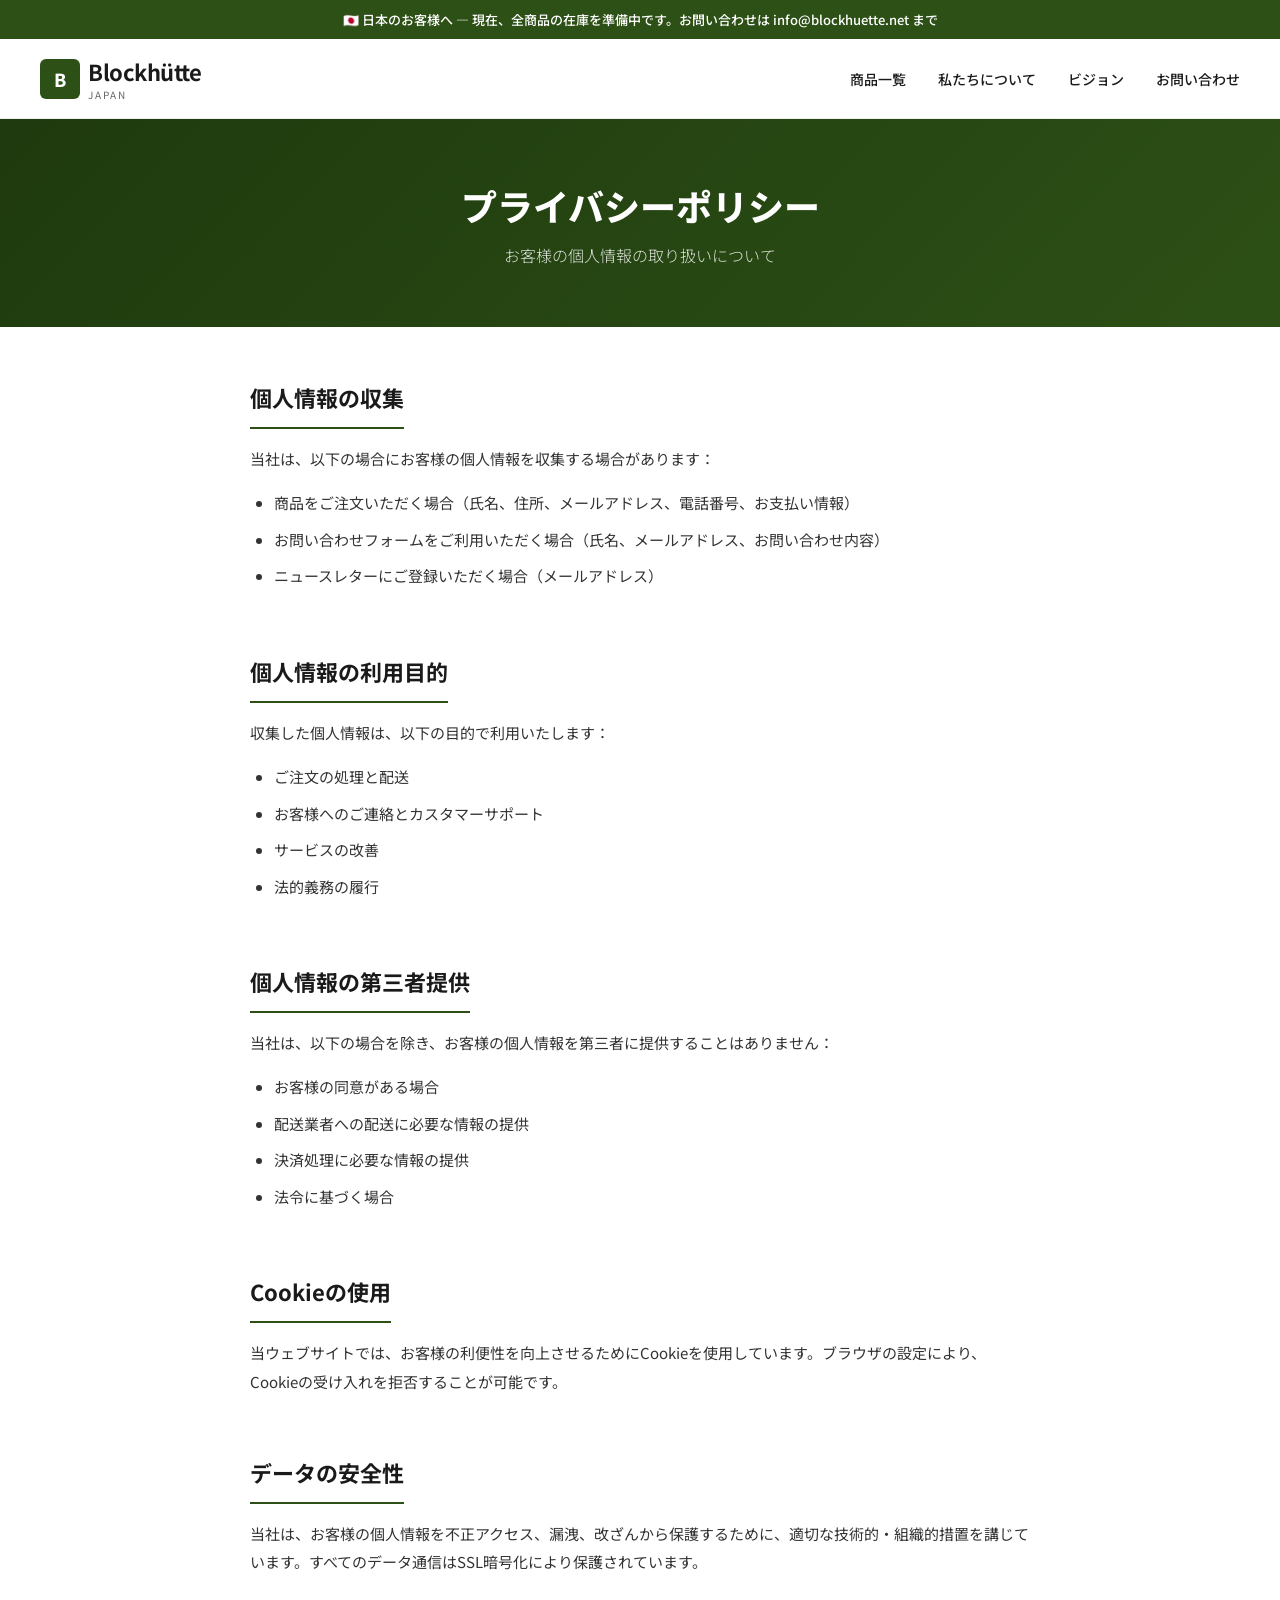
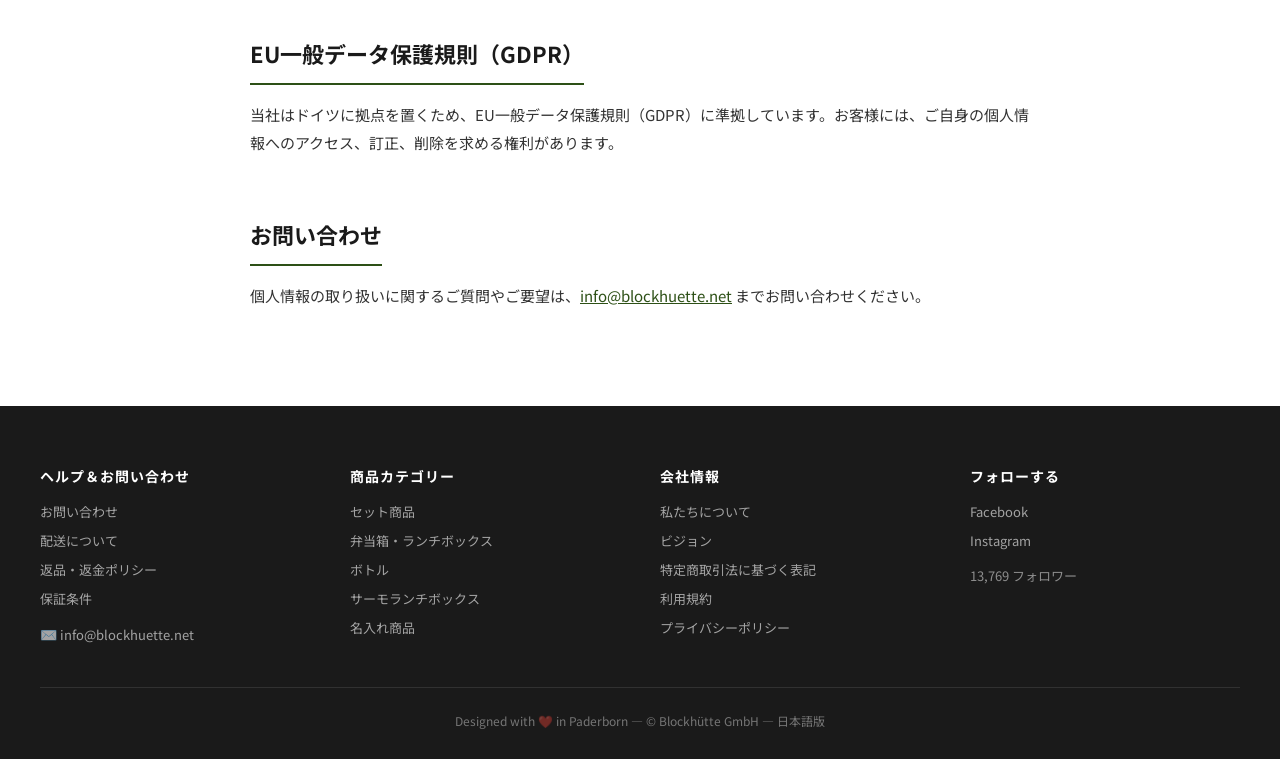
<file: pages/privacy.html>
<!DOCTYPE html>
<html lang="ja">
<head>
<meta charset="UTF-8">
<meta name="viewport" content="width=device-width, initial-scale=1.0">
<title>プライバシーポリシー | Blockhütte Japan</title>
<link rel="stylesheet" href="../style.css">
</head>
<body>
<div class="announcement-bar">🇯🇵 日本のお客様へ — 現在、全商品の在庫を準備中です。お問い合わせは info@blockhuette.net まで</div>
<header class="header">
  <a href="../index.html" class="logo">
    <div class="logo-icon">B</div>
    <div><div class="logo-text">Blockhütte</div><div class="logo-sub">Japan</div></div>
  </a>
  <nav>
    <a href="../index.html#products">商品一覧</a>
    <a href="../pages/about.html">私たちについて</a>
    <a href="../pages/vision.html">ビジョン</a>
    <a href="../pages/contact.html">お問い合わせ</a>
  </nav>
</header>
<div class="page-hero"><h1>プライバシーポリシー</h1><p>お客様の個人情報の取り扱いについて</p></div>
<div class="page-content">
  <h2>個人情報の収集</h2>
  <p>当社は、以下の場合にお客様の個人情報を収集する場合があります：</p>
  <ul>
    <li>商品をご注文いただく場合（氏名、住所、メールアドレス、電話番号、お支払い情報）</li>
    <li>お問い合わせフォームをご利用いただく場合（氏名、メールアドレス、お問い合わせ内容）</li>
    <li>ニュースレターにご登録いただく場合（メールアドレス）</li>
  </ul>

  <h2>個人情報の利用目的</h2>
  <p>収集した個人情報は、以下の目的で利用いたします：</p>
  <ul>
    <li>ご注文の処理と配送</li>
    <li>お客様へのご連絡とカスタマーサポート</li>
    <li>サービスの改善</li>
    <li>法的義務の履行</li>
  </ul>

  <h2>個人情報の第三者提供</h2>
  <p>当社は、以下の場合を除き、お客様の個人情報を第三者に提供することはありません：</p>
  <ul>
    <li>お客様の同意がある場合</li>
    <li>配送業者への配送に必要な情報の提供</li>
    <li>決済処理に必要な情報の提供</li>
    <li>法令に基づく場合</li>
  </ul>

  <h2>Cookieの使用</h2>
  <p>当ウェブサイトでは、お客様の利便性を向上させるためにCookieを使用しています。ブラウザの設定により、Cookieの受け入れを拒否することが可能です。</p>

  <h2>データの安全性</h2>
  <p>当社は、お客様の個人情報を不正アクセス、漏洩、改ざんから保護するために、適切な技術的・組織的措置を講じています。すべてのデータ通信はSSL暗号化により保護されています。</p>

  <h2>EU一般データ保護規則（GDPR）</h2>
  <p>当社はドイツに拠点を置くため、EU一般データ保護規則（GDPR）に準拠しています。お客様には、ご自身の個人情報へのアクセス、訂正、削除を求める権利があります。</p>

  <h2>お問い合わせ</h2>
  <p>個人情報の取り扱いに関するご質問やご要望は、<a href="mailto:info@blockhuette.net">info@blockhuette.net</a> までお問い合わせください。</p>
</div>
<footer class="footer">
  <div class="footer-grid">
    <div class="footer-col">
      <h4>ヘルプ＆お問い合わせ</h4>
      <a href="../pages/contact.html">お問い合わせ</a>
      <a href="../pages/shipping.html">配送について</a>
      <a href="../pages/returns.html">返品・返金ポリシー</a>
      <a href="../pages/warranty.html">保証条件</a>
      <div style="margin-top:16px;font-size:14px;color:rgba(255,255,255,0.6);">✉️ <a href="mailto:info@blockhuette.net" style="display:inline;">info@blockhuette.net</a></div>
    </div>
    <div class="footer-col">
      <h4>商品カテゴリー</h4>
      <a href="../index.html#products" onclick="localStorage.setItem('filter','bundle')">セット商品</a>
      <a href="../index.html#products" onclick="localStorage.setItem('filter','lunchbox')">弁当箱・ランチボックス</a>
      <a href="../index.html#products" onclick="localStorage.setItem('filter','bottle')">ボトル</a>
      <a href="../index.html#products" onclick="localStorage.setItem('filter','thermo')">サーモランチボックス</a>
      <a href="../index.html#products" onclick="localStorage.setItem('filter','engraving')">名入れ商品</a>
    </div>
    <div class="footer-col">
      <h4>会社情報</h4>
      <a href="../pages/about.html">私たちについて</a>
      <a href="../pages/vision.html">ビジョン</a>
      <a href="../pages/tokushoho.html">特定商取引法に基づく表記</a>
      <a href="../pages/terms.html">利用規約</a>
      <a href="../pages/privacy.html">プライバシーポリシー</a>
    </div>
    <div class="footer-col">
      <h4>フォローする</h4>
      <a href="https://www.facebook.com/TeamBlockhuette/" target="_blank">Facebook</a>
      <a href="https://www.instagram.com/blockhuette/" target="_blank">Instagram</a>
      <p style="margin-top:16px;font-size:13px;color:rgba(255,255,255,0.5);">13,769 フォロワー</p>
    </div>
  </div>
  <div class="footer-bottom">Designed with ❤️ in Paderborn — © Blockhütte GmbH — 日本語版</div>
</footer>
</body></html>
</file>
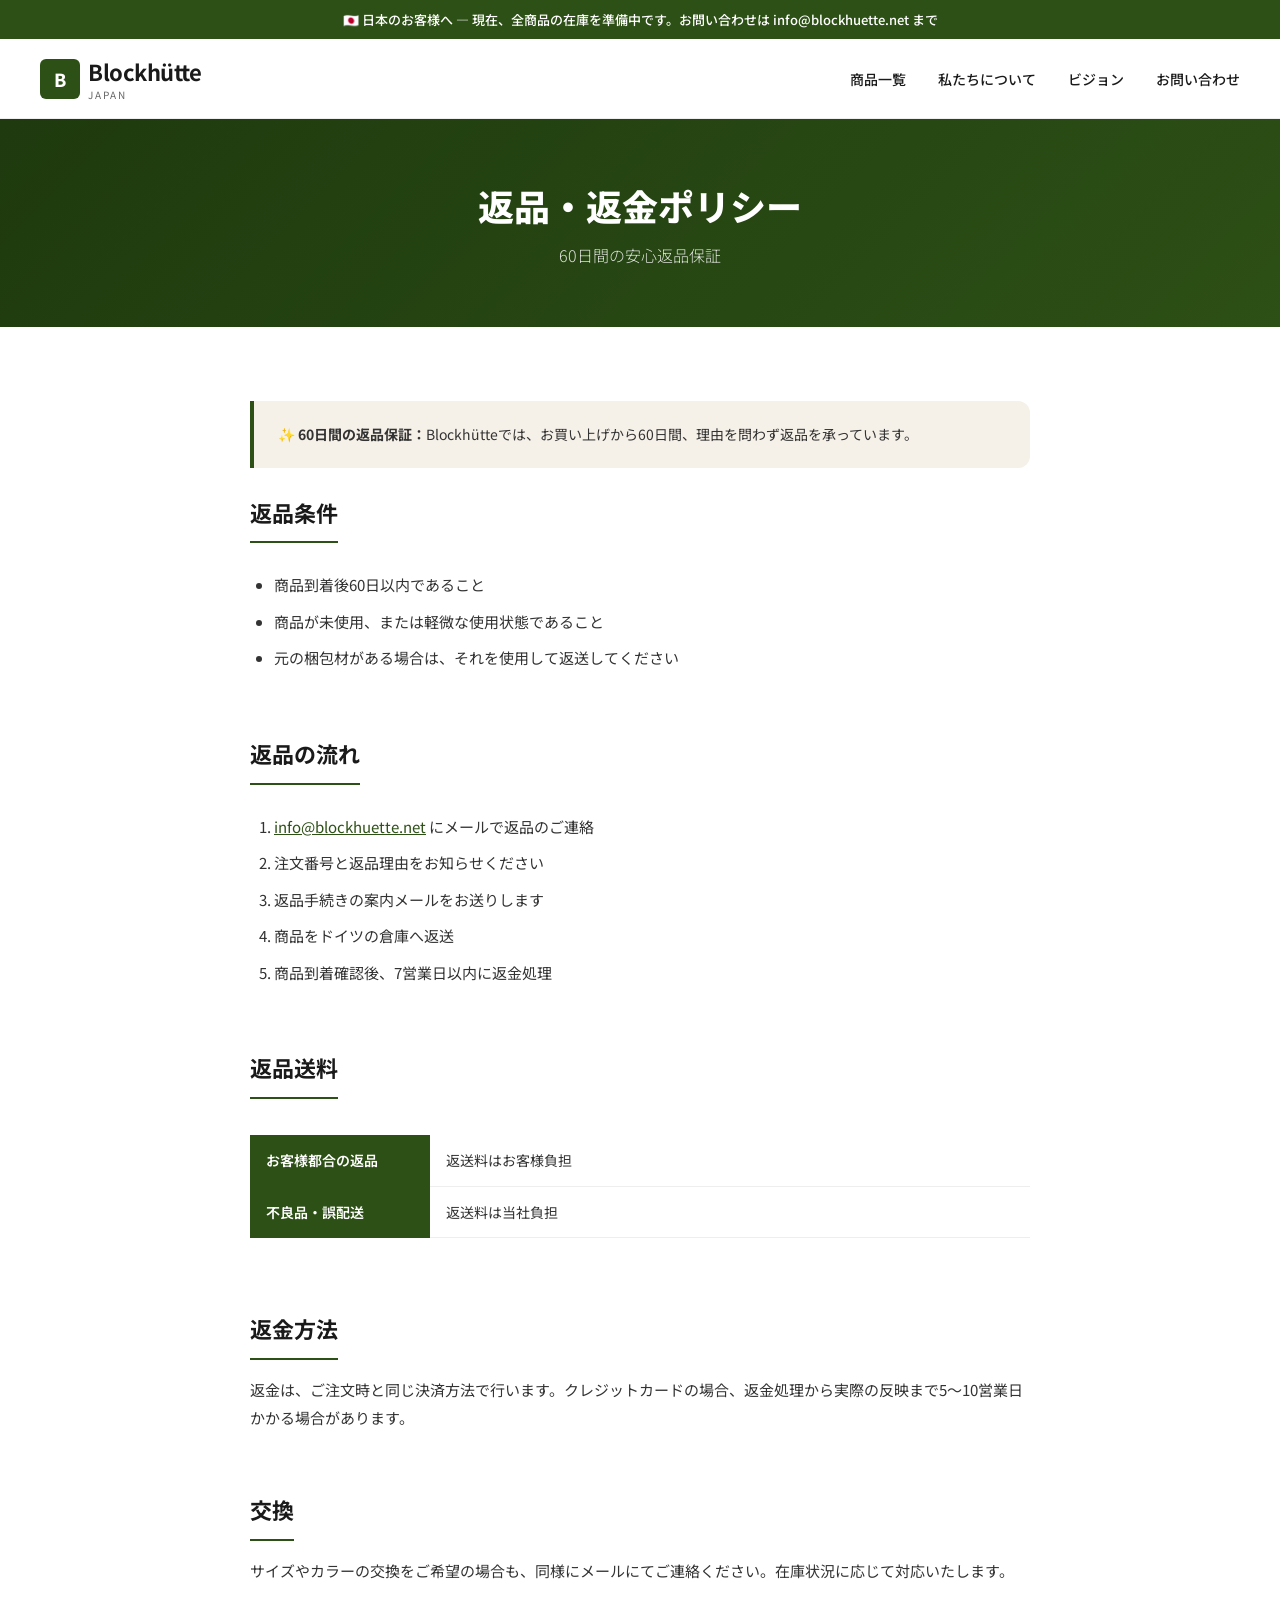
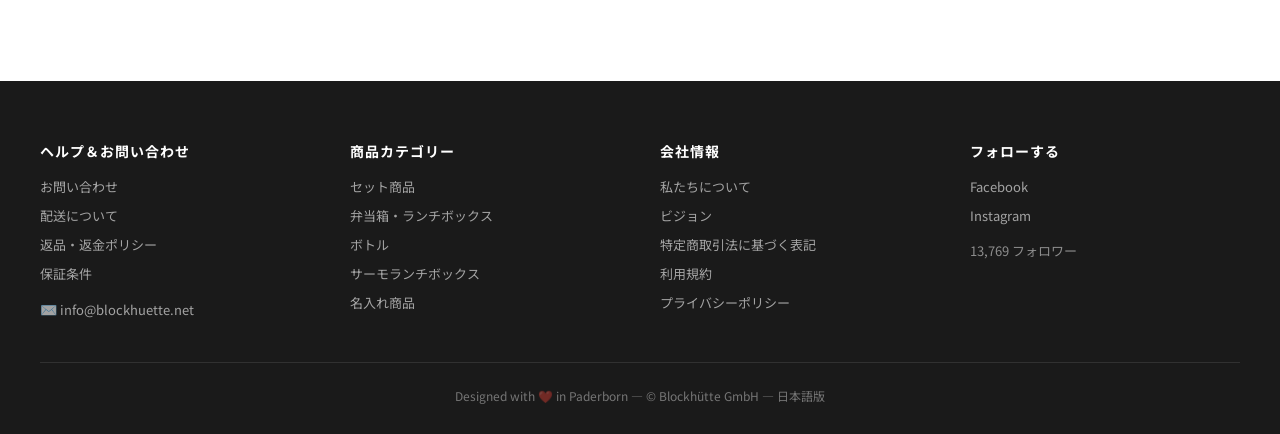
<file: pages/returns.html>
<!DOCTYPE html>
<html lang="ja">
<head>
<meta charset="UTF-8">
<meta name="viewport" content="width=device-width, initial-scale=1.0">
<title>返品・返金ポリシー | Blockhütte Japan</title>
<link rel="stylesheet" href="../style.css">
</head>
<body>
<div class="announcement-bar">🇯🇵 日本のお客様へ — 現在、全商品の在庫を準備中です。お問い合わせは info@blockhuette.net まで</div>
<header class="header">
  <a href="../index.html" class="logo">
    <div class="logo-icon">B</div>
    <div><div class="logo-text">Blockhütte</div><div class="logo-sub">Japan</div></div>
  </a>
  <nav>
    <a href="../index.html#products">商品一覧</a>
    <a href="../pages/about.html">私たちについて</a>
    <a href="../pages/vision.html">ビジョン</a>
    <a href="../pages/contact.html">お問い合わせ</a>
  </nav>
</header>
<div class="page-hero"><h1>返品・返金ポリシー</h1><p>60日間の安心返品保証</p></div>
<div class="page-content">
  <div class="info-box">
    <strong>✨ 60日間の返品保証：</strong>Blockhütteでは、お買い上げから60日間、理由を問わず返品を承っています。
  </div>

  <h2>返品条件</h2>
  <ul>
    <li>商品到着後60日以内であること</li>
    <li>商品が未使用、または軽微な使用状態であること</li>
    <li>元の梱包材がある場合は、それを使用して返送してください</li>
  </ul>

  <h2>返品の流れ</h2>
  <ol>
    <li><a href="mailto:info@blockhuette.net">info@blockhuette.net</a> にメールで返品のご連絡</li>
    <li>注文番号と返品理由をお知らせください</li>
    <li>返品手続きの案内メールをお送りします</li>
    <li>商品をドイツの倉庫へ返送</li>
    <li>商品到着確認後、7営業日以内に返金処理</li>
  </ol>

  <h2>返品送料</h2>
  <table>
    <tr><th>お客様都合の返品</th><td>返送料はお客様負担</td></tr>
    <tr><th>不良品・誤配送</th><td>返送料は当社負担</td></tr>
  </table>

  <h2>返金方法</h2>
  <p>返金は、ご注文時と同じ決済方法で行います。クレジットカードの場合、返金処理から実際の反映まで5〜10営業日かかる場合があります。</p>

  <h2>交換</h2>
  <p>サイズやカラーの交換をご希望の場合も、同様にメールにてご連絡ください。在庫状況に応じて対応いたします。</p>
</div>
<footer class="footer">
  <div class="footer-grid">
    <div class="footer-col">
      <h4>ヘルプ＆お問い合わせ</h4>
      <a href="../pages/contact.html">お問い合わせ</a>
      <a href="../pages/shipping.html">配送について</a>
      <a href="../pages/returns.html">返品・返金ポリシー</a>
      <a href="../pages/warranty.html">保証条件</a>
      <div style="margin-top:16px;font-size:14px;color:rgba(255,255,255,0.6);">✉️ <a href="mailto:info@blockhuette.net" style="display:inline;">info@blockhuette.net</a></div>
    </div>
    <div class="footer-col">
      <h4>商品カテゴリー</h4>
      <a href="../index.html#products" onclick="localStorage.setItem('filter','bundle')">セット商品</a>
      <a href="../index.html#products" onclick="localStorage.setItem('filter','lunchbox')">弁当箱・ランチボックス</a>
      <a href="../index.html#products" onclick="localStorage.setItem('filter','bottle')">ボトル</a>
      <a href="../index.html#products" onclick="localStorage.setItem('filter','thermo')">サーモランチボックス</a>
      <a href="../index.html#products" onclick="localStorage.setItem('filter','engraving')">名入れ商品</a>
    </div>
    <div class="footer-col">
      <h4>会社情報</h4>
      <a href="../pages/about.html">私たちについて</a>
      <a href="../pages/vision.html">ビジョン</a>
      <a href="../pages/tokushoho.html">特定商取引法に基づく表記</a>
      <a href="../pages/terms.html">利用規約</a>
      <a href="../pages/privacy.html">プライバシーポリシー</a>
    </div>
    <div class="footer-col">
      <h4>フォローする</h4>
      <a href="https://www.facebook.com/TeamBlockhuette/" target="_blank">Facebook</a>
      <a href="https://www.instagram.com/blockhuette/" target="_blank">Instagram</a>
      <p style="margin-top:16px;font-size:13px;color:rgba(255,255,255,0.5);">13,769 フォロワー</p>
    </div>
  </div>
  <div class="footer-bottom">Designed with ❤️ in Paderborn — © Blockhütte GmbH — 日本語版</div>
</footer>
</body></html>
</file>
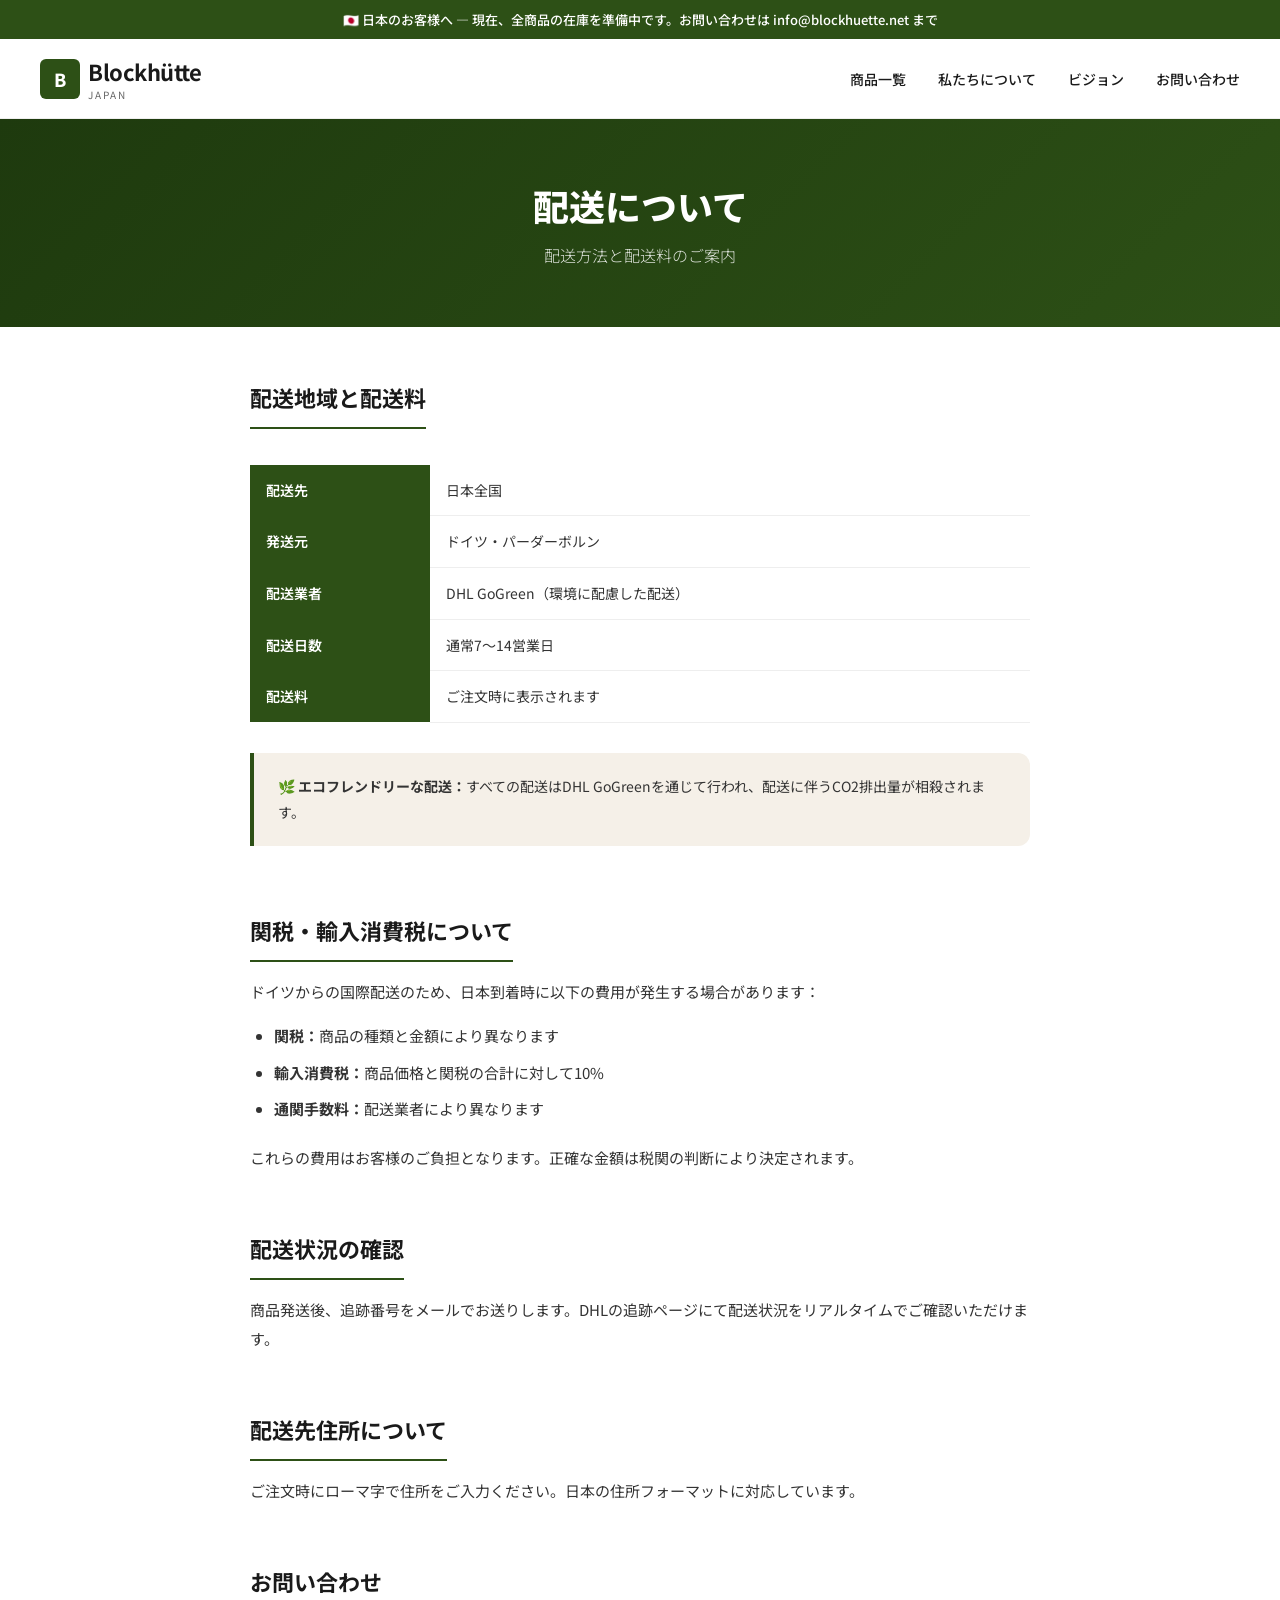
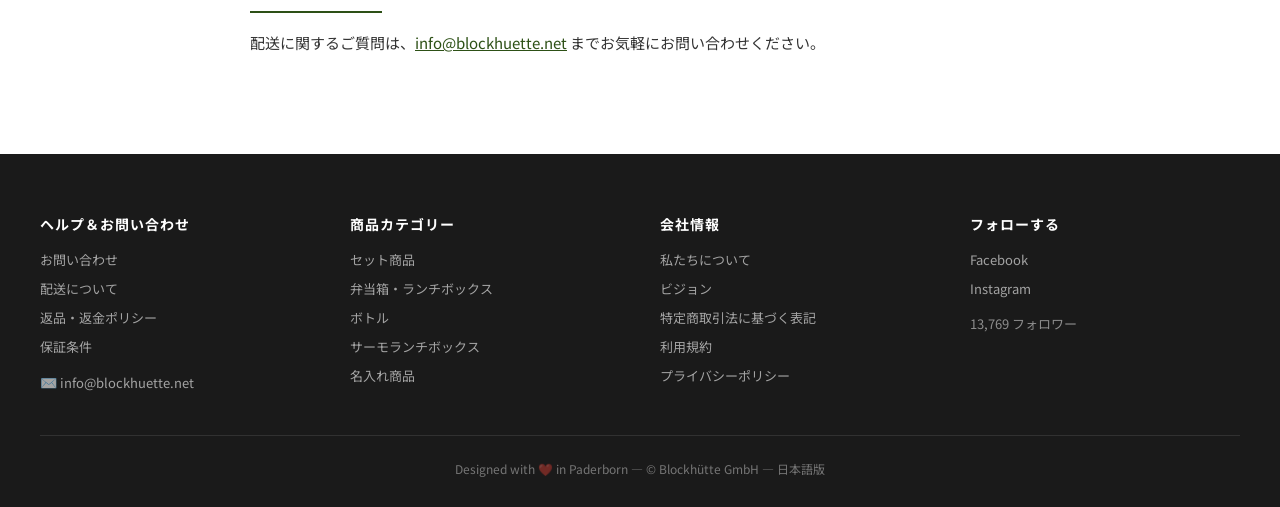
<file: pages/shipping.html>
<!DOCTYPE html>
<html lang="ja">
<head>
<meta charset="UTF-8">
<meta name="viewport" content="width=device-width, initial-scale=1.0">
<title>配送について | Blockhütte Japan</title>
<link rel="stylesheet" href="../style.css">
</head>
<body>
<div class="announcement-bar">🇯🇵 日本のお客様へ — 現在、全商品の在庫を準備中です。お問い合わせは info@blockhuette.net まで</div>
<header class="header">
  <a href="../index.html" class="logo">
    <div class="logo-icon">B</div>
    <div><div class="logo-text">Blockhütte</div><div class="logo-sub">Japan</div></div>
  </a>
  <nav>
    <a href="../index.html#products">商品一覧</a>
    <a href="../pages/about.html">私たちについて</a>
    <a href="../pages/vision.html">ビジョン</a>
    <a href="../pages/contact.html">お問い合わせ</a>
  </nav>
</header>
<div class="page-hero"><h1>配送について</h1><p>配送方法と配送料のご案内</p></div>
<div class="page-content">
  <h2>配送地域と配送料</h2>
  <table>
    <tr><th>配送先</th><td>日本全国</td></tr>
    <tr><th>発送元</th><td>ドイツ・パーダーボルン</td></tr>
    <tr><th>配送業者</th><td>DHL GoGreen（環境に配慮した配送）</td></tr>
    <tr><th>配送日数</th><td>通常7〜14営業日</td></tr>
    <tr><th>配送料</th><td>ご注文時に表示されます</td></tr>
  </table>

  <div class="info-box">
    <strong>🌿 エコフレンドリーな配送：</strong>すべての配送はDHL GoGreenを通じて行われ、配送に伴うCO2排出量が相殺されます。
  </div>

  <h2>関税・輸入消費税について</h2>
  <p>ドイツからの国際配送のため、日本到着時に以下の費用が発生する場合があります：</p>
  <ul>
    <li><strong>関税：</strong>商品の種類と金額により異なります</li>
    <li><strong>輸入消費税：</strong>商品価格と関税の合計に対して10%</li>
    <li><strong>通関手数料：</strong>配送業者により異なります</li>
  </ul>
  <p>これらの費用はお客様のご負担となります。正確な金額は税関の判断により決定されます。</p>

  <h2>配送状況の確認</h2>
  <p>商品発送後、追跡番号をメールでお送りします。DHLの追跡ページにて配送状況をリアルタイムでご確認いただけます。</p>

  <h2>配送先住所について</h2>
  <p>ご注文時にローマ字で住所をご入力ください。日本の住所フォーマットに対応しています。</p>

  <h2>お問い合わせ</h2>
  <p>配送に関するご質問は、<a href="mailto:info@blockhuette.net">info@blockhuette.net</a> までお気軽にお問い合わせください。</p>
</div>
<footer class="footer">
  <div class="footer-grid">
    <div class="footer-col">
      <h4>ヘルプ＆お問い合わせ</h4>
      <a href="../pages/contact.html">お問い合わせ</a>
      <a href="../pages/shipping.html">配送について</a>
      <a href="../pages/returns.html">返品・返金ポリシー</a>
      <a href="../pages/warranty.html">保証条件</a>
      <div style="margin-top:16px;font-size:14px;color:rgba(255,255,255,0.6);">✉️ <a href="mailto:info@blockhuette.net" style="display:inline;">info@blockhuette.net</a></div>
    </div>
    <div class="footer-col">
      <h4>商品カテゴリー</h4>
      <a href="../index.html#products" onclick="localStorage.setItem('filter','bundle')">セット商品</a>
      <a href="../index.html#products" onclick="localStorage.setItem('filter','lunchbox')">弁当箱・ランチボックス</a>
      <a href="../index.html#products" onclick="localStorage.setItem('filter','bottle')">ボトル</a>
      <a href="../index.html#products" onclick="localStorage.setItem('filter','thermo')">サーモランチボックス</a>
      <a href="../index.html#products" onclick="localStorage.setItem('filter','engraving')">名入れ商品</a>
    </div>
    <div class="footer-col">
      <h4>会社情報</h4>
      <a href="../pages/about.html">私たちについて</a>
      <a href="../pages/vision.html">ビジョン</a>
      <a href="../pages/tokushoho.html">特定商取引法に基づく表記</a>
      <a href="../pages/terms.html">利用規約</a>
      <a href="../pages/privacy.html">プライバシーポリシー</a>
    </div>
    <div class="footer-col">
      <h4>フォローする</h4>
      <a href="https://www.facebook.com/TeamBlockhuette/" target="_blank">Facebook</a>
      <a href="https://www.instagram.com/blockhuette/" target="_blank">Instagram</a>
      <p style="margin-top:16px;font-size:13px;color:rgba(255,255,255,0.5);">13,769 フォロワー</p>
    </div>
  </div>
  <div class="footer-bottom">Designed with ❤️ in Paderborn — © Blockhütte GmbH — 日本語版</div>
</footer>
</body></html>
</file>
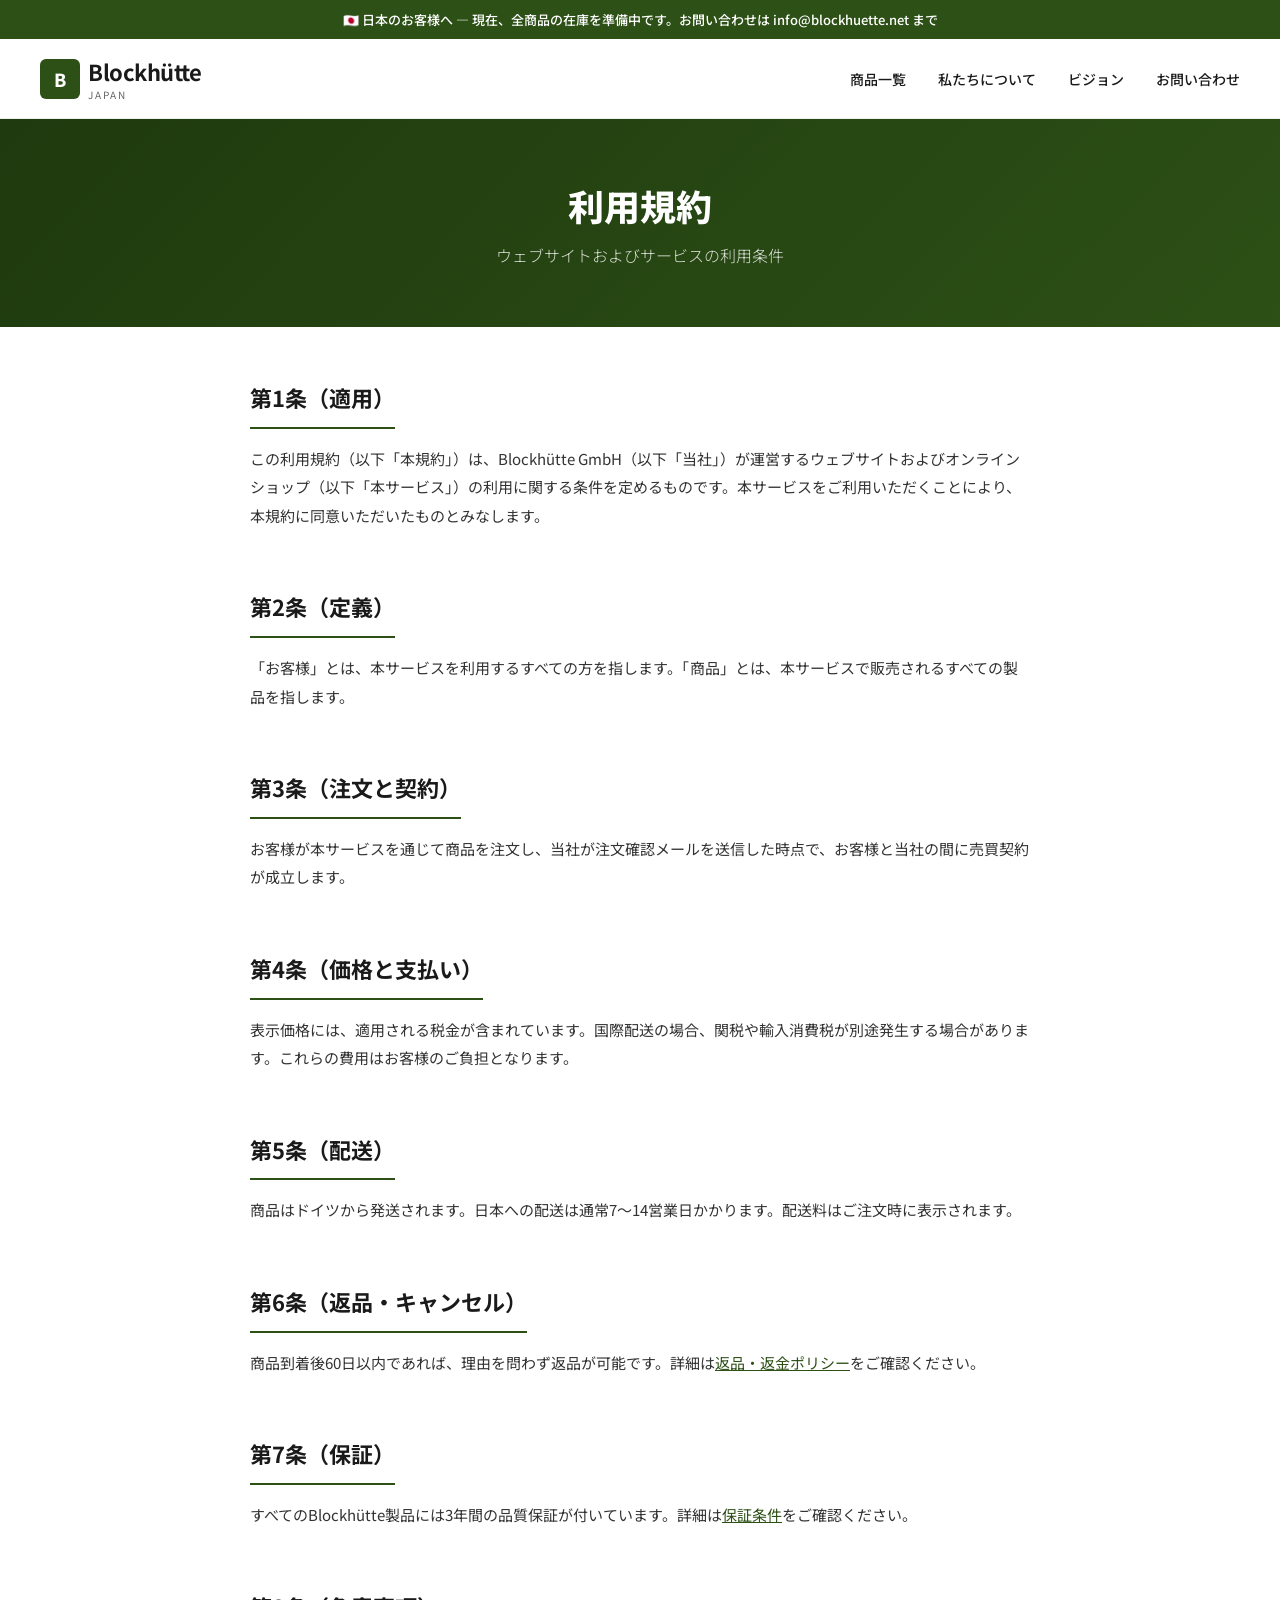
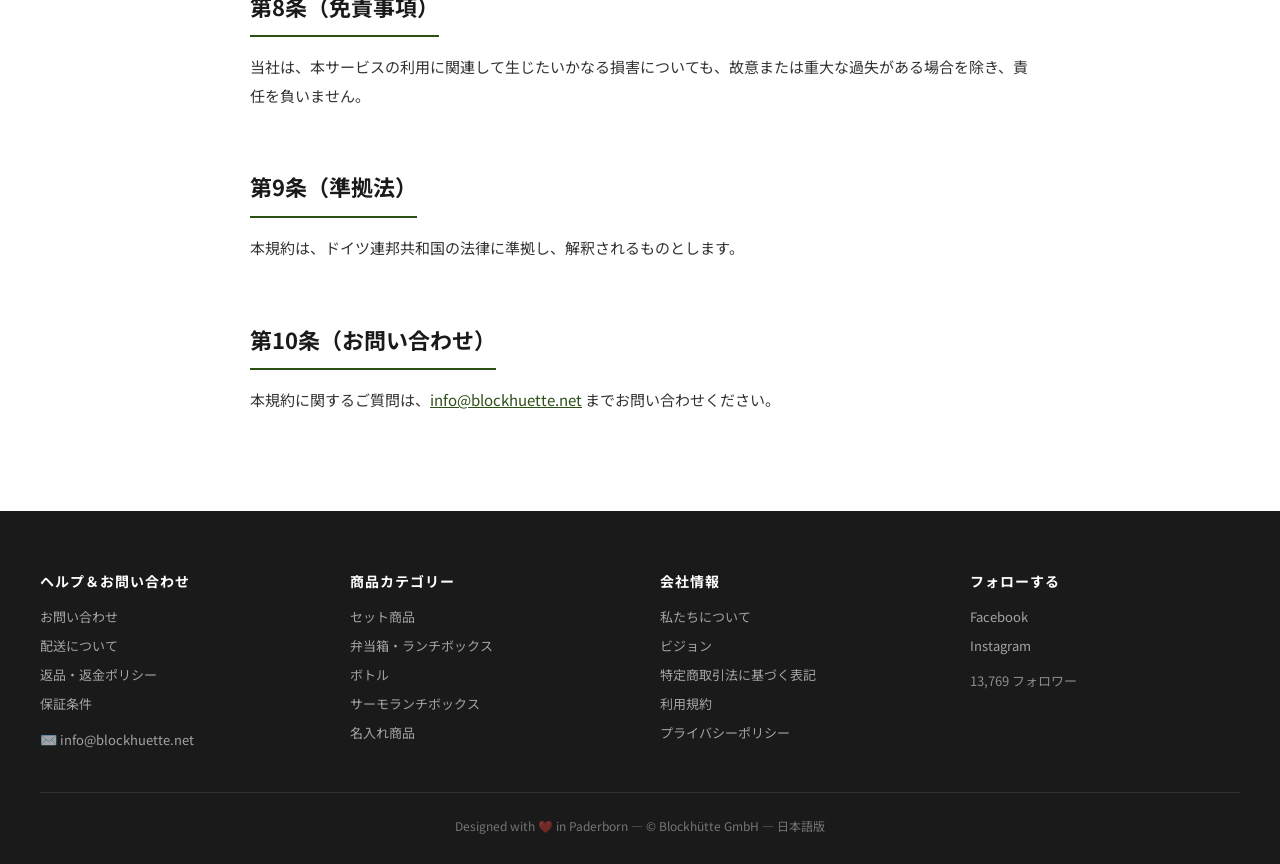
<file: pages/terms.html>
<!DOCTYPE html>
<html lang="ja">
<head>
<meta charset="UTF-8">
<meta name="viewport" content="width=device-width, initial-scale=1.0">
<title>利用規約 | Blockhütte Japan</title>
<link rel="stylesheet" href="../style.css">
</head>
<body>
<div class="announcement-bar">🇯🇵 日本のお客様へ — 現在、全商品の在庫を準備中です。お問い合わせは info@blockhuette.net まで</div>
<header class="header">
  <a href="../index.html" class="logo">
    <div class="logo-icon">B</div>
    <div><div class="logo-text">Blockhütte</div><div class="logo-sub">Japan</div></div>
  </a>
  <nav>
    <a href="../index.html#products">商品一覧</a>
    <a href="../pages/about.html">私たちについて</a>
    <a href="../pages/vision.html">ビジョン</a>
    <a href="../pages/contact.html">お問い合わせ</a>
  </nav>
</header>
<div class="page-hero"><h1>利用規約</h1><p>ウェブサイトおよびサービスの利用条件</p></div>
<div class="page-content">
  <h2>第1条（適用）</h2>
  <p>この利用規約（以下「本規約」）は、Blockhütte GmbH（以下「当社」）が運営するウェブサイトおよびオンラインショップ（以下「本サービス」）の利用に関する条件を定めるものです。本サービスをご利用いただくことにより、本規約に同意いただいたものとみなします。</p>

  <h2>第2条（定義）</h2>
  <p>「お客様」とは、本サービスを利用するすべての方を指します。「商品」とは、本サービスで販売されるすべての製品を指します。</p>

  <h2>第3条（注文と契約）</h2>
  <p>お客様が本サービスを通じて商品を注文し、当社が注文確認メールを送信した時点で、お客様と当社の間に売買契約が成立します。</p>

  <h2>第4条（価格と支払い）</h2>
  <p>表示価格には、適用される税金が含まれています。国際配送の場合、関税や輸入消費税が別途発生する場合があります。これらの費用はお客様のご負担となります。</p>

  <h2>第5条（配送）</h2>
  <p>商品はドイツから発送されます。日本への配送は通常7〜14営業日かかります。配送料はご注文時に表示されます。</p>

  <h2>第6条（返品・キャンセル）</h2>
  <p>商品到着後60日以内であれば、理由を問わず返品が可能です。詳細は<a href="returns.html">返品・返金ポリシー</a>をご確認ください。</p>

  <h2>第7条（保証）</h2>
  <p>すべてのBlockhütte製品には3年間の品質保証が付いています。詳細は<a href="warranty.html">保証条件</a>をご確認ください。</p>

  <h2>第8条（免責事項）</h2>
  <p>当社は、本サービスの利用に関連して生じたいかなる損害についても、故意または重大な過失がある場合を除き、責任を負いません。</p>

  <h2>第9条（準拠法）</h2>
  <p>本規約は、ドイツ連邦共和国の法律に準拠し、解釈されるものとします。</p>

  <h2>第10条（お問い合わせ）</h2>
  <p>本規約に関するご質問は、<a href="mailto:info@blockhuette.net">info@blockhuette.net</a> までお問い合わせください。</p>
</div>
<footer class="footer">
  <div class="footer-grid">
    <div class="footer-col">
      <h4>ヘルプ＆お問い合わせ</h4>
      <a href="../pages/contact.html">お問い合わせ</a>
      <a href="../pages/shipping.html">配送について</a>
      <a href="../pages/returns.html">返品・返金ポリシー</a>
      <a href="../pages/warranty.html">保証条件</a>
      <div style="margin-top:16px;font-size:14px;color:rgba(255,255,255,0.6);">✉️ <a href="mailto:info@blockhuette.net" style="display:inline;">info@blockhuette.net</a></div>
    </div>
    <div class="footer-col">
      <h4>商品カテゴリー</h4>
      <a href="../index.html#products" onclick="localStorage.setItem('filter','bundle')">セット商品</a>
      <a href="../index.html#products" onclick="localStorage.setItem('filter','lunchbox')">弁当箱・ランチボックス</a>
      <a href="../index.html#products" onclick="localStorage.setItem('filter','bottle')">ボトル</a>
      <a href="../index.html#products" onclick="localStorage.setItem('filter','thermo')">サーモランチボックス</a>
      <a href="../index.html#products" onclick="localStorage.setItem('filter','engraving')">名入れ商品</a>
    </div>
    <div class="footer-col">
      <h4>会社情報</h4>
      <a href="../pages/about.html">私たちについて</a>
      <a href="../pages/vision.html">ビジョン</a>
      <a href="../pages/tokushoho.html">特定商取引法に基づく表記</a>
      <a href="../pages/terms.html">利用規約</a>
      <a href="../pages/privacy.html">プライバシーポリシー</a>
    </div>
    <div class="footer-col">
      <h4>フォローする</h4>
      <a href="https://www.facebook.com/TeamBlockhuette/" target="_blank">Facebook</a>
      <a href="https://www.instagram.com/blockhuette/" target="_blank">Instagram</a>
      <p style="margin-top:16px;font-size:13px;color:rgba(255,255,255,0.5);">13,769 フォロワー</p>
    </div>
  </div>
  <div class="footer-bottom">Designed with ❤️ in Paderborn — © Blockhütte GmbH — 日本語版</div>
</footer>
</body></html>
</file>
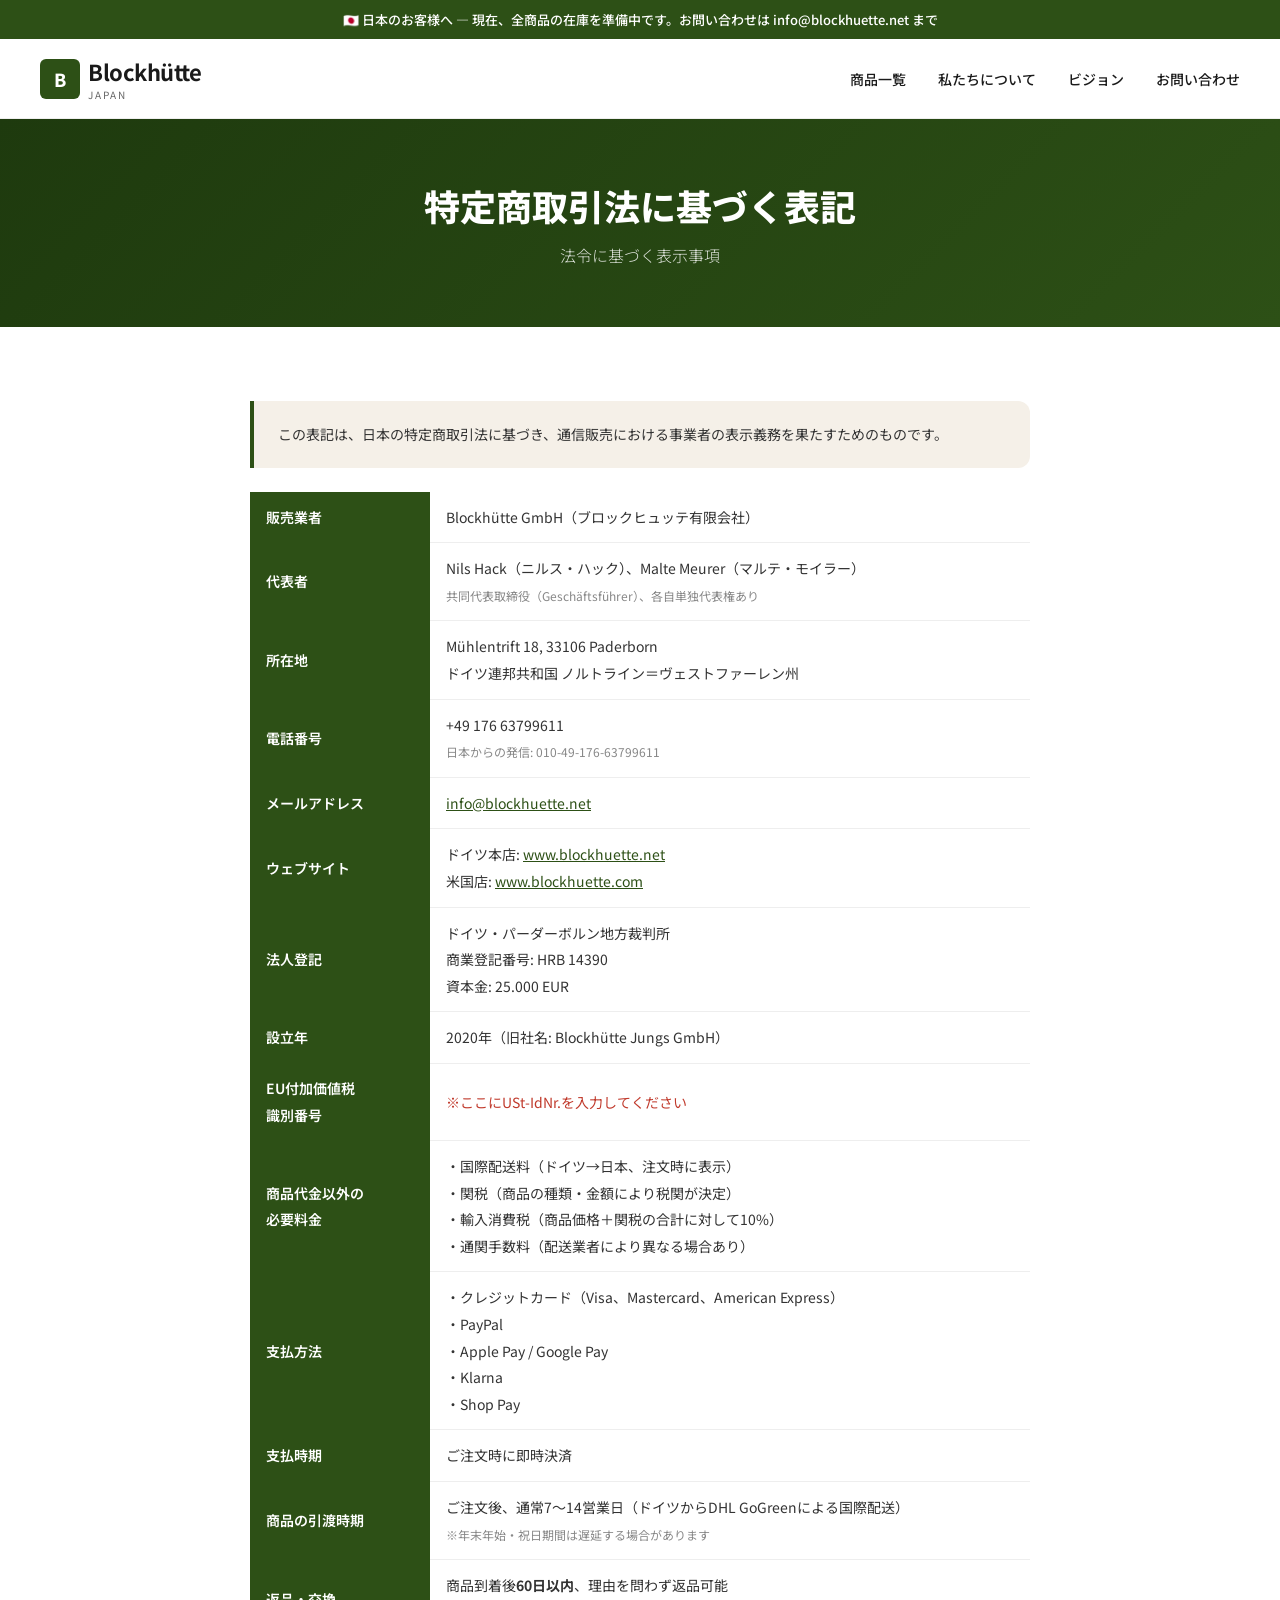
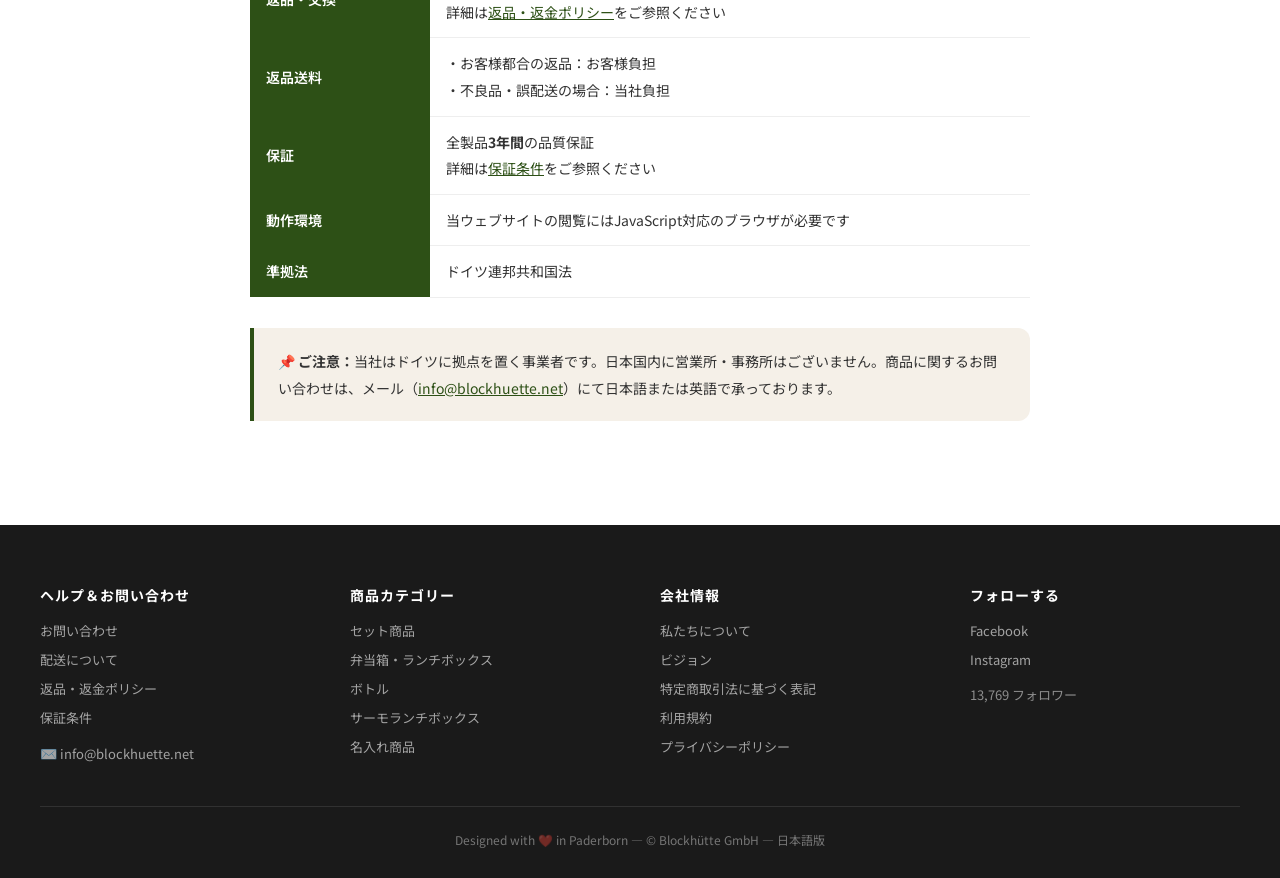
<file: pages/tokushoho.html>
<!DOCTYPE html>
<html lang="ja">
<head>
<meta charset="UTF-8">
<meta name="viewport" content="width=device-width, initial-scale=1.0">
<title>特定商取引法に基づく表記 | Blockhütte Japan</title>
<link rel="stylesheet" href="../style.css">
</head>
<body>
<div class="announcement-bar">🇯🇵 日本のお客様へ — 現在、全商品の在庫を準備中です。お問い合わせは info@blockhuette.net まで</div>
<header class="header">
  <a href="../index.html" class="logo">
    <div class="logo-icon">B</div>
    <div><div class="logo-text">Blockhütte</div><div class="logo-sub">Japan</div></div>
  </a>
  <nav>
    <a href="../index.html#products">商品一覧</a>
    <a href="about.html">私たちについて</a>
    <a href="vision.html">ビジョン</a>
    <a href="contact.html">お問い合わせ</a>
  </nav>
</header>
<div class="page-hero"><h1>特定商取引法に基づく表記</h1><p>法令に基づく表示事項</p></div>
<div class="page-content">
  <div class="info-box">
    この表記は、日本の特定商取引法に基づき、通信販売における事業者の表示義務を果たすためのものです。
  </div>

  <table>
    <tr><th>販売業者</th><td>Blockhütte GmbH（ブロックヒュッテ有限会社）</td></tr>
    <tr><th>代表者</th><td>Nils Hack（ニルス・ハック）、Malte Meurer（マルテ・モイラー）<br><span style="font-size:12px;color:#888;">共同代表取締役（Geschäftsführer）、各自単独代表権あり</span></td></tr>
    <tr><th>所在地</th><td>Mühlentrift 18, 33106 Paderborn<br>ドイツ連邦共和国 ノルトライン＝ヴェストファーレン州</td></tr>
    <tr><th>電話番号</th><td>+49 176 63799611<br><span style="font-size:12px;color:#888;">日本からの発信: 010-49-176-63799611</span></td></tr>
    <tr><th>メールアドレス</th><td><a href="mailto:info@blockhuette.net">info@blockhuette.net</a></td></tr>
    <tr><th>ウェブサイト</th><td>
      ドイツ本店: <a href="https://www.blockhuette.net" target="_blank">www.blockhuette.net</a><br>
      米国店: <a href="https://www.blockhuette.com" target="_blank">www.blockhuette.com</a>
    </td></tr>
    <tr><th>法人登記</th><td>ドイツ・パーダーボルン地方裁判所<br>商業登記番号: HRB 14390<br>資本金: 25.000 EUR</td></tr>
    <tr><th>設立年</th><td>2020年（旧社名: Blockhütte Jungs GmbH）</td></tr>
    <tr><th>EU付加価値税<br>識別番号</th><td><!-- ここにUSt-IdNr.を入力してください 例: DE123456789 --><span style="color:#c0392b;">※ここにUSt-IdNr.を入力してください</span></td></tr>
    <tr><th>商品代金以外の<br>必要料金</th><td>
      ・国際配送料（ドイツ→日本、注文時に表示）<br>
      ・関税（商品の種類・金額により税関が決定）<br>
      ・輸入消費税（商品価格＋関税の合計に対して10%）<br>
      ・通関手数料（配送業者により異なる場合あり）
    </td></tr>
    <tr><th>支払方法</th><td>
      ・クレジットカード（Visa、Mastercard、American Express）<br>
      ・PayPal<br>
      ・Apple Pay / Google Pay<br>
      ・Klarna<br>
      ・Shop Pay
    </td></tr>
    <tr><th>支払時期</th><td>ご注文時に即時決済</td></tr>
    <tr><th>商品の引渡時期</th><td>ご注文後、通常7〜14営業日（ドイツからDHL GoGreenによる国際配送）<br><span style="font-size:12px;color:#888;">※年末年始・祝日期間は遅延する場合があります</span></td></tr>
    <tr><th>返品・交換</th><td>商品到着後<strong>60日以内</strong>、理由を問わず返品可能<br>詳細は<a href="returns.html">返品・返金ポリシー</a>をご参照ください</td></tr>
    <tr><th>返品送料</th><td>
      ・お客様都合の返品：お客様負担<br>
      ・不良品・誤配送の場合：当社負担
    </td></tr>
    <tr><th>保証</th><td>全製品<strong>3年間</strong>の品質保証<br>詳細は<a href="warranty.html">保証条件</a>をご参照ください</td></tr>
    <tr><th>動作環境</th><td>当ウェブサイトの閲覧にはJavaScript対応のブラウザが必要です</td></tr>
    <tr><th>準拠法</th><td>ドイツ連邦共和国法</td></tr>
  </table>

  <div class="info-box">
    <strong>📌 ご注意：</strong>当社はドイツに拠点を置く事業者です。日本国内に営業所・事務所はございません。商品に関するお問い合わせは、メール（<a href="mailto:info@blockhuette.net">info@blockhuette.net</a>）にて日本語または英語で承っております。
  </div>
</div>

<footer class="footer">
  <div class="footer-grid">
    <div class="footer-col">
      <h4>ヘルプ＆お問い合わせ</h4>
      <a href="contact.html">お問い合わせ</a>
      <a href="shipping.html">配送について</a>
      <a href="returns.html">返品・返金ポリシー</a>
      <a href="warranty.html">保証条件</a>
      <div style="margin-top:16px;font-size:14px;color:rgba(255,255,255,0.6);">✉️ <a href="mailto:info@blockhuette.net" style="display:inline;">info@blockhuette.net</a></div>
    </div>
    <div class="footer-col">
      <h4>商品カテゴリー</h4>
      <a href="../index.html#products">セット商品</a>
      <a href="../index.html#products">弁当箱・ランチボックス</a>
      <a href="../index.html#products">ボトル</a>
      <a href="../index.html#products">サーモランチボックス</a>
      <a href="../index.html#products">名入れ商品</a>
    </div>
    <div class="footer-col">
      <h4>会社情報</h4>
      <a href="about.html">私たちについて</a>
      <a href="vision.html">ビジョン</a>
      <a href="tokushoho.html">特定商取引法に基づく表記</a>
      <a href="terms.html">利用規約</a>
      <a href="privacy.html">プライバシーポリシー</a>
    </div>
    <div class="footer-col">
      <h4>フォローする</h4>
      <a href="https://www.facebook.com/TeamBlockhuette/" target="_blank">Facebook</a>
      <a href="https://www.instagram.com/blockhuette/" target="_blank">Instagram</a>
      <p style="margin-top:16px;font-size:13px;color:rgba(255,255,255,0.5);">13,769 フォロワー</p>
    </div>
  </div>
  <div class="footer-bottom">Designed with ❤️ in Paderborn — © Blockhütte GmbH — 日本語版</div>
</footer>
</body></html>
</file>
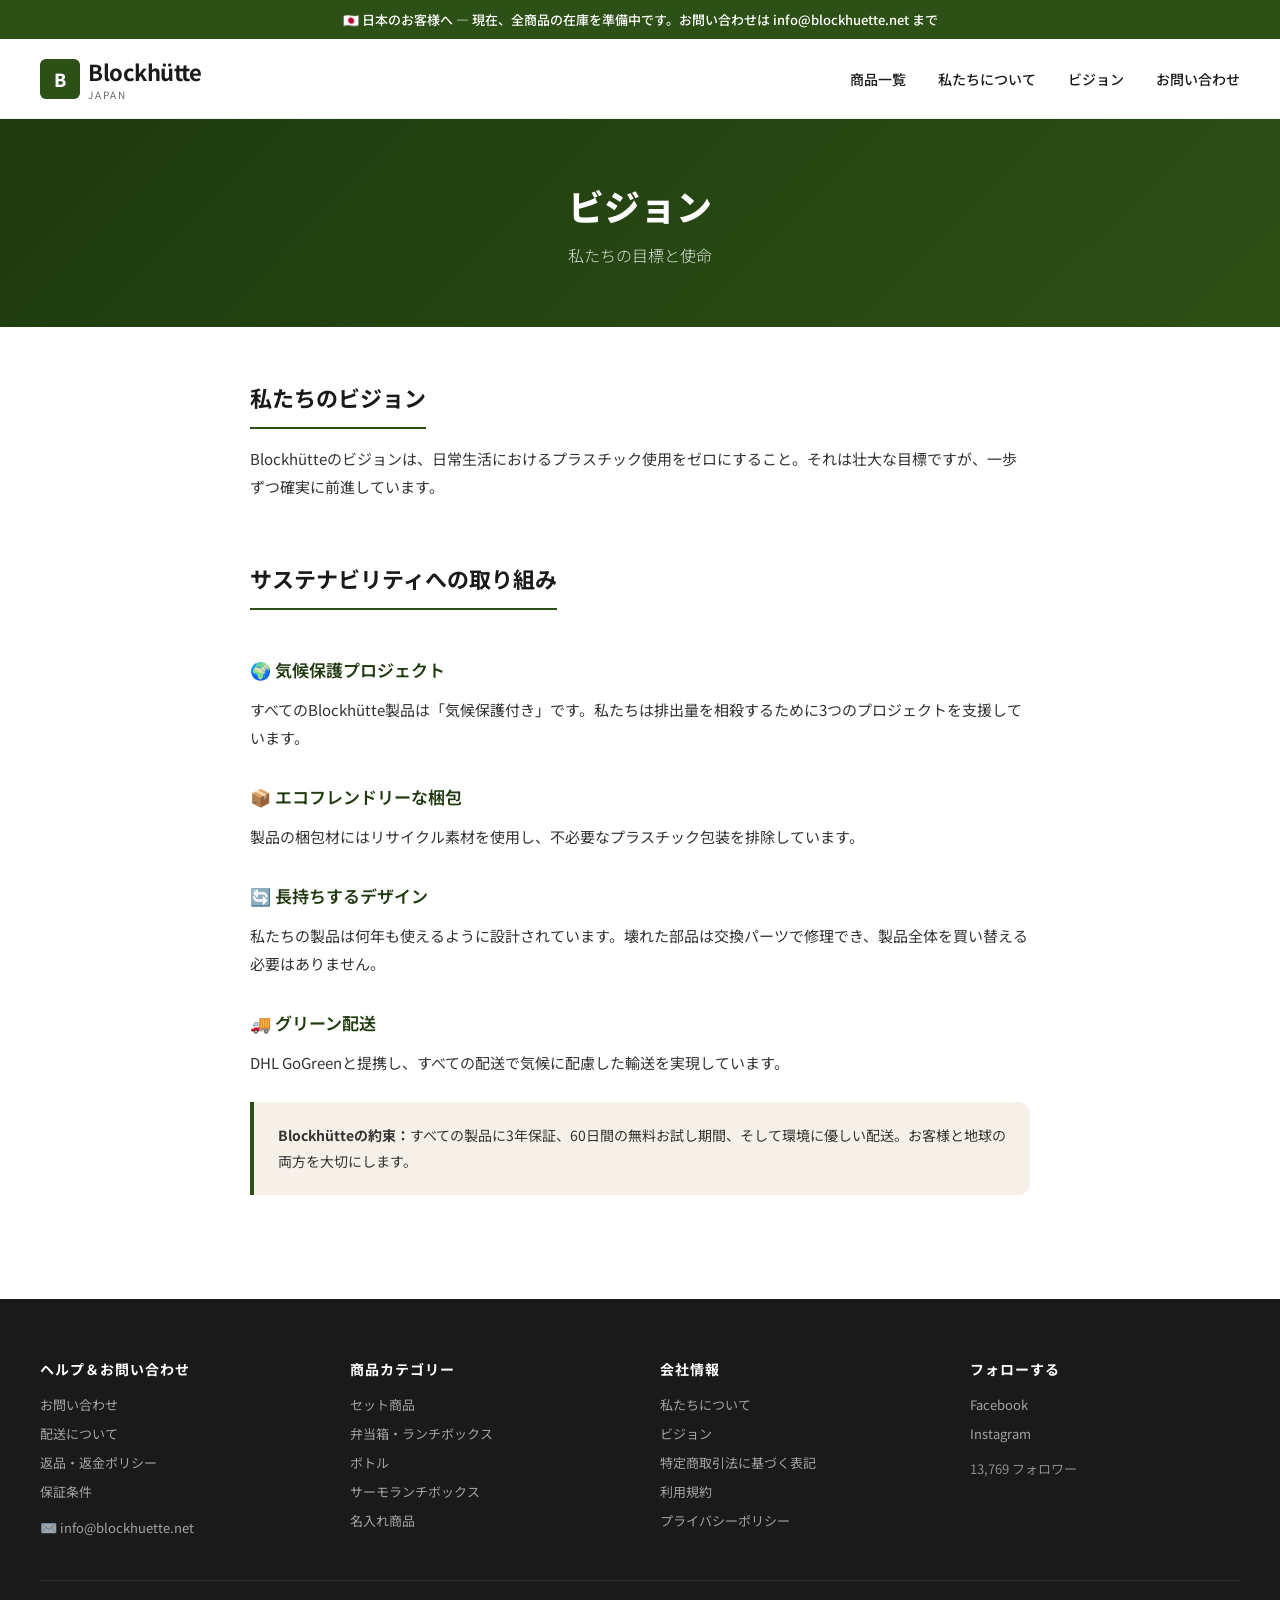
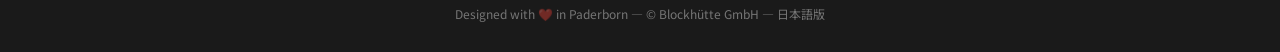
<file: pages/vision.html>
<!DOCTYPE html>
<html lang="ja">
<head>
<meta charset="UTF-8">
<meta name="viewport" content="width=device-width, initial-scale=1.0">
<title>ビジョン | Blockhütte Japan</title>
<link rel="stylesheet" href="../style.css">
</head>
<body>
<div class="announcement-bar">🇯🇵 日本のお客様へ — 現在、全商品の在庫を準備中です。お問い合わせは info@blockhuette.net まで</div>
<header class="header">
  <a href="../index.html" class="logo">
    <div class="logo-icon">B</div>
    <div><div class="logo-text">Blockhütte</div><div class="logo-sub">Japan</div></div>
  </a>
  <nav>
    <a href="../index.html#products">商品一覧</a>
    <a href="../pages/about.html">私たちについて</a>
    <a href="../pages/vision.html">ビジョン</a>
    <a href="../pages/contact.html">お問い合わせ</a>
  </nav>
</header>
<div class="page-hero"><h1>ビジョン</h1><p>私たちの目標と使命</p></div>
<div class="page-content">
  <h2>私たちのビジョン</h2>
  <p>Blockhütteのビジョンは、日常生活におけるプラスチック使用をゼロにすること。それは壮大な目標ですが、一歩ずつ確実に前進しています。</p>
  
  <h2>サステナビリティへの取り組み</h2>
  <h3>🌍 気候保護プロジェクト</h3>
  <p>すべてのBlockhütte製品は「気候保護付き」です。私たちは排出量を相殺するために3つのプロジェクトを支援しています。</p>
  
  <h3>📦 エコフレンドリーな梱包</h3>
  <p>製品の梱包材にはリサイクル素材を使用し、不必要なプラスチック包装を排除しています。</p>

  <h3>🔄 長持ちするデザイン</h3>
  <p>私たちの製品は何年も使えるように設計されています。壊れた部品は交換パーツで修理でき、製品全体を買い替える必要はありません。</p>

  <h3>🚚 グリーン配送</h3>
  <p>DHL GoGreenと提携し、すべての配送で気候に配慮した輸送を実現しています。</p>

  <div class="info-box">
    <strong>Blockhütteの約束：</strong>すべての製品に3年保証、60日間の無料お試し期間、そして環境に優しい配送。お客様と地球の両方を大切にします。
  </div>
</div>
<footer class="footer">
  <div class="footer-grid">
    <div class="footer-col">
      <h4>ヘルプ＆お問い合わせ</h4>
      <a href="../pages/contact.html">お問い合わせ</a>
      <a href="../pages/shipping.html">配送について</a>
      <a href="../pages/returns.html">返品・返金ポリシー</a>
      <a href="../pages/warranty.html">保証条件</a>
      <div style="margin-top:16px;font-size:14px;color:rgba(255,255,255,0.6);">✉️ <a href="mailto:info@blockhuette.net" style="display:inline;">info@blockhuette.net</a></div>
    </div>
    <div class="footer-col">
      <h4>商品カテゴリー</h4>
      <a href="../index.html#products" onclick="localStorage.setItem('filter','bundle')">セット商品</a>
      <a href="../index.html#products" onclick="localStorage.setItem('filter','lunchbox')">弁当箱・ランチボックス</a>
      <a href="../index.html#products" onclick="localStorage.setItem('filter','bottle')">ボトル</a>
      <a href="../index.html#products" onclick="localStorage.setItem('filter','thermo')">サーモランチボックス</a>
      <a href="../index.html#products" onclick="localStorage.setItem('filter','engraving')">名入れ商品</a>
    </div>
    <div class="footer-col">
      <h4>会社情報</h4>
      <a href="../pages/about.html">私たちについて</a>
      <a href="../pages/vision.html">ビジョン</a>
      <a href="../pages/tokushoho.html">特定商取引法に基づく表記</a>
      <a href="../pages/terms.html">利用規約</a>
      <a href="../pages/privacy.html">プライバシーポリシー</a>
    </div>
    <div class="footer-col">
      <h4>フォローする</h4>
      <a href="https://www.facebook.com/TeamBlockhuette/" target="_blank">Facebook</a>
      <a href="https://www.instagram.com/blockhuette/" target="_blank">Instagram</a>
      <p style="margin-top:16px;font-size:13px;color:rgba(255,255,255,0.5);">13,769 フォロワー</p>
    </div>
  </div>
  <div class="footer-bottom">Designed with ❤️ in Paderborn — © Blockhütte GmbH — 日本語版</div>
</footer>
</body></html>
</file>
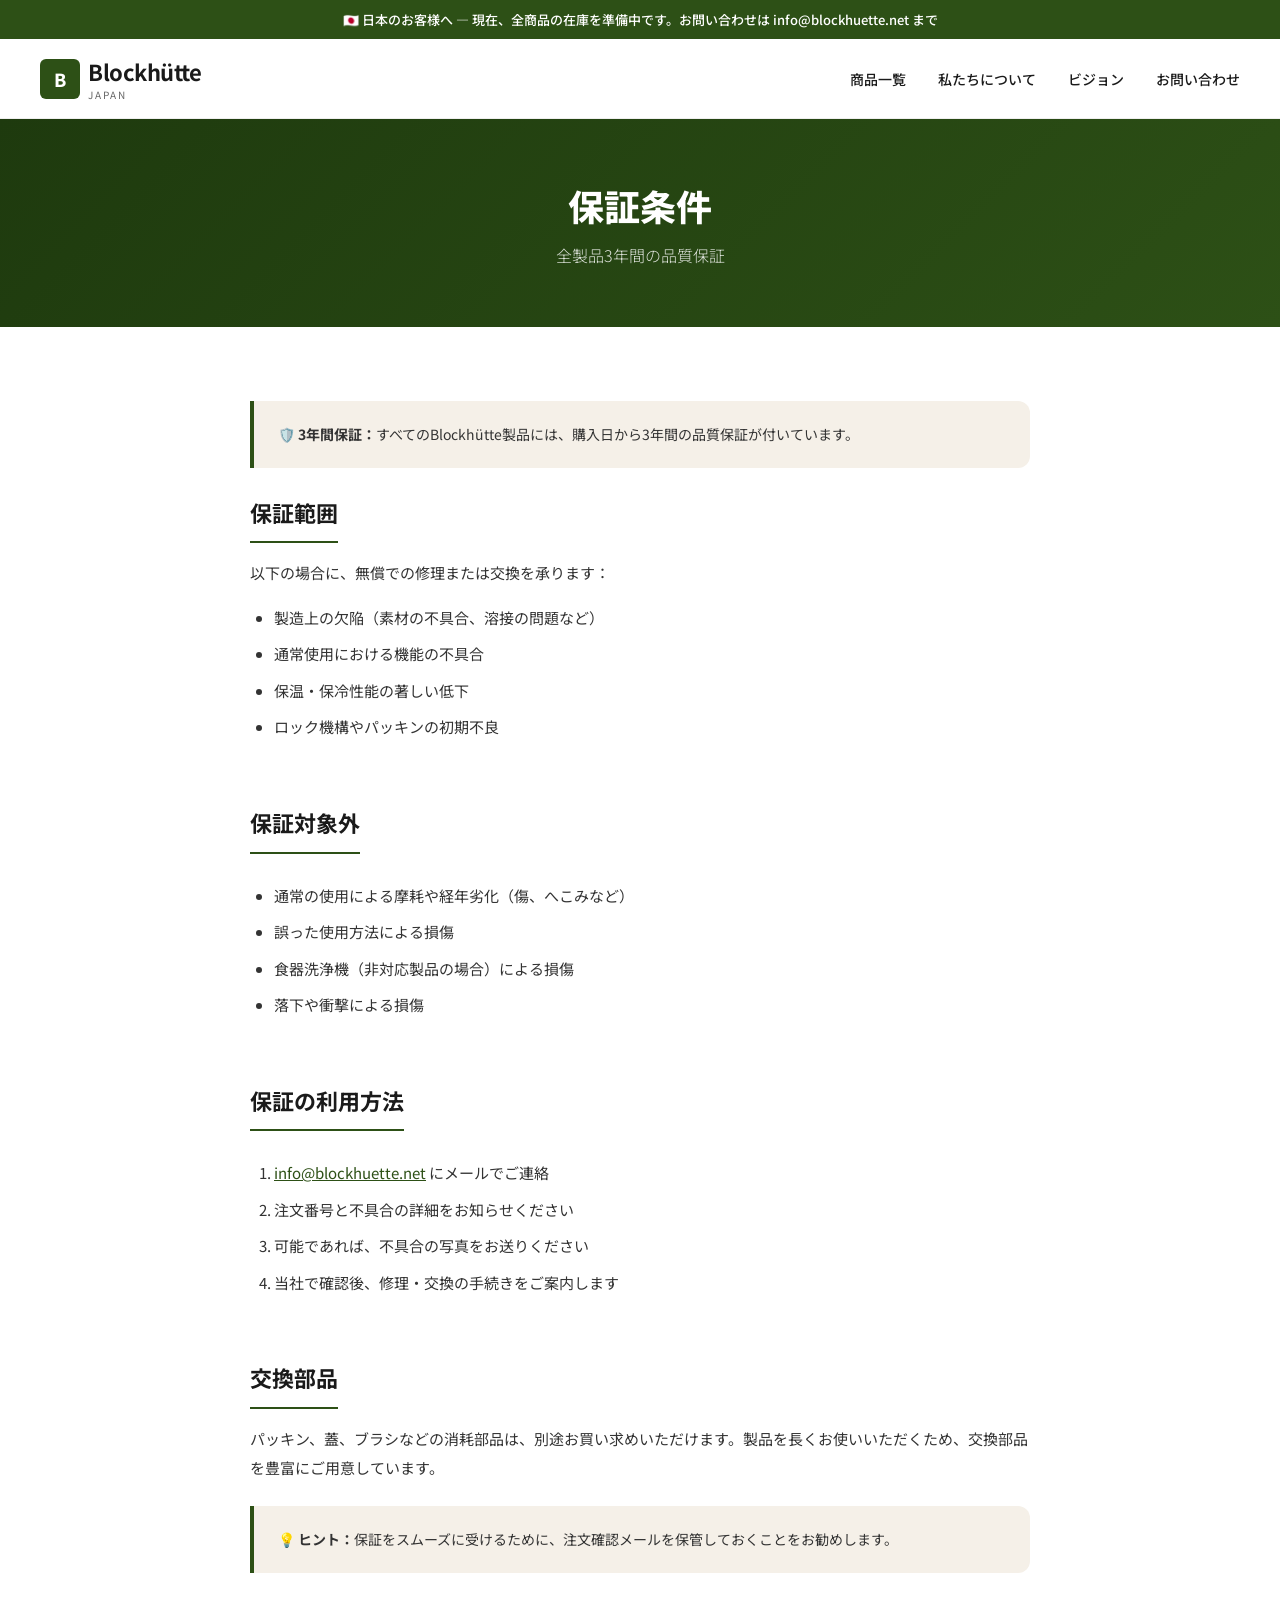
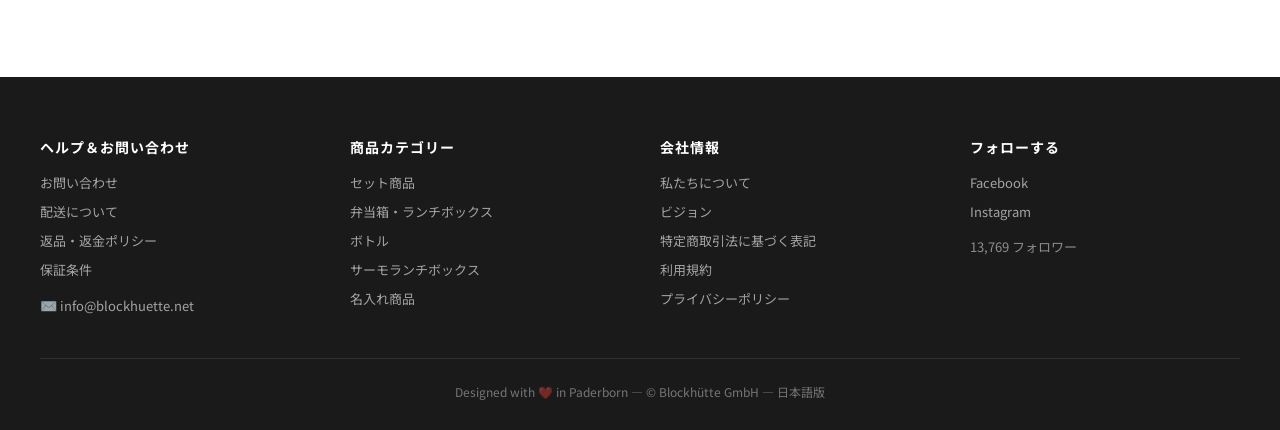
<file: pages/warranty.html>
<!DOCTYPE html>
<html lang="ja">
<head>
<meta charset="UTF-8">
<meta name="viewport" content="width=device-width, initial-scale=1.0">
<title>保証条件 | Blockhütte Japan</title>
<link rel="stylesheet" href="../style.css">
</head>
<body>
<div class="announcement-bar">🇯🇵 日本のお客様へ — 現在、全商品の在庫を準備中です。お問い合わせは info@blockhuette.net まで</div>
<header class="header">
  <a href="../index.html" class="logo">
    <div class="logo-icon">B</div>
    <div><div class="logo-text">Blockhütte</div><div class="logo-sub">Japan</div></div>
  </a>
  <nav>
    <a href="../index.html#products">商品一覧</a>
    <a href="../pages/about.html">私たちについて</a>
    <a href="../pages/vision.html">ビジョン</a>
    <a href="../pages/contact.html">お問い合わせ</a>
  </nav>
</header>
<div class="page-hero"><h1>保証条件</h1><p>全製品3年間の品質保証</p></div>
<div class="page-content">
  <div class="info-box">
    <strong>🛡️ 3年間保証：</strong>すべてのBlockhütte製品には、購入日から3年間の品質保証が付いています。
  </div>

  <h2>保証範囲</h2>
  <p>以下の場合に、無償での修理または交換を承ります：</p>
  <ul>
    <li>製造上の欠陥（素材の不具合、溶接の問題など）</li>
    <li>通常使用における機能の不具合</li>
    <li>保温・保冷性能の著しい低下</li>
    <li>ロック機構やパッキンの初期不良</li>
  </ul>

  <h2>保証対象外</h2>
  <ul>
    <li>通常の使用による摩耗や経年劣化（傷、へこみなど）</li>
    <li>誤った使用方法による損傷</li>
    <li>食器洗浄機（非対応製品の場合）による損傷</li>
    <li>落下や衝撃による損傷</li>
  </ul>

  <h2>保証の利用方法</h2>
  <ol>
    <li><a href="mailto:info@blockhuette.net">info@blockhuette.net</a> にメールでご連絡</li>
    <li>注文番号と不具合の詳細をお知らせください</li>
    <li>可能であれば、不具合の写真をお送りください</li>
    <li>当社で確認後、修理・交換の手続きをご案内します</li>
  </ol>

  <h2>交換部品</h2>
  <p>パッキン、蓋、ブラシなどの消耗部品は、別途お買い求めいただけます。製品を長くお使いいただくため、交換部品を豊富にご用意しています。</p>

  <div class="info-box">
    <strong>💡 ヒント：</strong>保証をスムーズに受けるために、注文確認メールを保管しておくことをお勧めします。
  </div>
</div>
<footer class="footer">
  <div class="footer-grid">
    <div class="footer-col">
      <h4>ヘルプ＆お問い合わせ</h4>
      <a href="../pages/contact.html">お問い合わせ</a>
      <a href="../pages/shipping.html">配送について</a>
      <a href="../pages/returns.html">返品・返金ポリシー</a>
      <a href="../pages/warranty.html">保証条件</a>
      <div style="margin-top:16px;font-size:14px;color:rgba(255,255,255,0.6);">✉️ <a href="mailto:info@blockhuette.net" style="display:inline;">info@blockhuette.net</a></div>
    </div>
    <div class="footer-col">
      <h4>商品カテゴリー</h4>
      <a href="../index.html#products" onclick="localStorage.setItem('filter','bundle')">セット商品</a>
      <a href="../index.html#products" onclick="localStorage.setItem('filter','lunchbox')">弁当箱・ランチボックス</a>
      <a href="../index.html#products" onclick="localStorage.setItem('filter','bottle')">ボトル</a>
      <a href="../index.html#products" onclick="localStorage.setItem('filter','thermo')">サーモランチボックス</a>
      <a href="../index.html#products" onclick="localStorage.setItem('filter','engraving')">名入れ商品</a>
    </div>
    <div class="footer-col">
      <h4>会社情報</h4>
      <a href="../pages/about.html">私たちについて</a>
      <a href="../pages/vision.html">ビジョン</a>
      <a href="../pages/tokushoho.html">特定商取引法に基づく表記</a>
      <a href="../pages/terms.html">利用規約</a>
      <a href="../pages/privacy.html">プライバシーポリシー</a>
    </div>
    <div class="footer-col">
      <h4>フォローする</h4>
      <a href="https://www.facebook.com/TeamBlockhuette/" target="_blank">Facebook</a>
      <a href="https://www.instagram.com/blockhuette/" target="_blank">Instagram</a>
      <p style="margin-top:16px;font-size:13px;color:rgba(255,255,255,0.5);">13,769 フォロワー</p>
    </div>
  </div>
  <div class="footer-bottom">Designed with ❤️ in Paderborn — © Blockhütte GmbH — 日本語版</div>
</footer>
</body></html>
</file>
<file: style.css>
@import url('https://fonts.googleapis.com/css2?family=Noto+Sans+JP:wght@300;400;500;600;700;800&display=swap');

:root {
  --bh-green: #2d5016;
  --bh-green-light: #3a6b1e;
  --bh-green-dark: #1e3a0e;
  --bh-cream: #f5f0e8;
  --bh-white: #ffffff;
  --bh-black: #1a1a1a;
  --bh-gray: #666666;
  --bh-gray-light: #f7f7f7;
  --font-main: 'Noto Sans JP', sans-serif;
}

* { margin: 0; padding: 0; box-sizing: border-box; }

body {
  font-family: var(--font-main);
  color: var(--bh-black);
  background: var(--bh-white);
  -webkit-font-smoothing: antialiased;
}

/* ===== HEADER ===== */
.announcement-bar {
  background: var(--bh-green);
  color: white;
  text-align: center;
  padding: 10px 20px;
  font-size: 13px;
  font-weight: 500;
}

.header {
  background: var(--bh-white);
  border-bottom: 1px solid #eee;
  padding: 16px 40px;
  display: flex;
  align-items: center;
  justify-content: space-between;
  position: sticky;
  top: 0;
  z-index: 100;
}

.logo {
  display: flex;
  align-items: center;
  gap: 8px;
  text-decoration: none;
  color: var(--bh-black);
}

.logo-icon {
  width: 40px;
  height: 40px;
  background: var(--bh-green);
  border-radius: 6px;
  display: flex;
  align-items: center;
  justify-content: center;
  color: white;
  font-weight: 800;
  font-size: 18px;
}

.logo-text { font-size: 22px; font-weight: 700; letter-spacing: -0.5px; }
.logo-sub { font-size: 10px; color: var(--bh-gray); letter-spacing: 2px; text-transform: uppercase; }

nav { display: flex; gap: 32px; align-items: center; }
nav a {
  text-decoration: none;
  color: var(--bh-black);
  font-size: 14px;
  font-weight: 500;
  transition: color 0.2s;
}
nav a:hover { color: var(--bh-green); }

/* ===== PAGE CONTENT ===== */
.page-hero {
  background: linear-gradient(135deg, var(--bh-green-dark) 0%, var(--bh-green) 100%);
  color: white;
  padding: 60px 40px;
  text-align: center;
}

.page-hero h1 {
  font-size: 36px;
  font-weight: 800;
  margin-bottom: 12px;
}

.page-hero p {
  font-size: 16px;
  opacity: 0.85;
  font-weight: 300;
}

.page-content {
  max-width: 860px;
  margin: 0 auto;
  padding: 50px 40px 80px;
  line-height: 1.9;
  font-size: 15px;
  color: #333;
}

.page-content h2 {
  font-size: 22px;
  font-weight: 700;
  margin: 40px 0 16px;
  color: var(--bh-black);
  padding-bottom: 8px;
  border-bottom: 2px solid var(--bh-green);
  display: inline-block;
}

.page-content h2:first-of-type { margin-top: 0; }

.page-content h3 {
  font-size: 17px;
  font-weight: 600;
  margin: 28px 0 10px;
  color: var(--bh-green-dark);
}

.page-content p { margin-bottom: 16px; }

.page-content ul, .page-content ol {
  margin: 12px 0 20px 24px;
}

.page-content li { margin-bottom: 8px; }

.page-content a { color: var(--bh-green); text-decoration: underline; }

.page-content table {
  width: 100%;
  border-collapse: collapse;
  margin: 20px 0 30px;
  font-size: 14px;
}

.page-content table th {
  background: var(--bh-green);
  color: white;
  padding: 12px 16px;
  text-align: left;
  font-weight: 600;
  white-space: nowrap;
  width: 180px;
}

.page-content table td {
  padding: 12px 16px;
  border-bottom: 1px solid #eee;
}

.page-content table tr:hover td { background: var(--bh-gray-light); }

.info-box {
  background: var(--bh-cream);
  border-left: 4px solid var(--bh-green);
  padding: 20px 24px;
  margin: 24px 0;
  border-radius: 0 12px 12px 0;
  font-size: 14px;
}

/* ===== CONTACT FORM ===== */
.contact-grid {
  display: grid;
  grid-template-columns: 1fr 1fr;
  gap: 40px;
  margin-top: 20px;
}

.contact-info-card {
  background: var(--bh-gray-light);
  padding: 30px;
  border-radius: 16px;
}

.contact-info-card h3 { margin-bottom: 16px; }

.contact-form label {
  display: block;
  font-size: 13px;
  font-weight: 600;
  margin-bottom: 6px;
  color: var(--bh-black);
}

.contact-form input,
.contact-form textarea,
.contact-form select {
  width: 100%;
  padding: 12px 16px;
  border: 2px solid #e0e0e0;
  border-radius: 10px;
  font-size: 14px;
  font-family: var(--font-main);
  margin-bottom: 16px;
  transition: border-color 0.2s;
}

.contact-form input:focus,
.contact-form textarea:focus {
  border-color: var(--bh-green);
  outline: none;
}

.contact-form textarea { min-height: 140px; resize: vertical; }

.submit-btn {
  background: var(--bh-green);
  color: white;
  border: none;
  padding: 14px 40px;
  border-radius: 50px;
  font-size: 15px;
  font-weight: 700;
  cursor: pointer;
  font-family: var(--font-main);
  transition: all 0.2s;
}

.submit-btn:hover { background: var(--bh-green-dark); transform: translateY(-1px); }

/* ===== FOOTER ===== */
.footer {
  background: var(--bh-black);
  color: white;
  padding: 60px 40px 30px;
}

.footer-grid {
  display: grid;
  grid-template-columns: repeat(auto-fit, minmax(200px, 1fr));
  gap: 40px;
  max-width: 1200px;
  margin: 0 auto 40px;
}

.footer-col h4 { font-size: 14px; font-weight: 700; margin-bottom: 16px; letter-spacing: 1px; }
.footer-col a { display: block; color: rgba(255,255,255,0.6); text-decoration: none; font-size: 13px; margin-bottom: 10px; transition: color 0.2s; }
.footer-col a:hover { color: white; }

.footer-bottom {
  border-top: 1px solid rgba(255,255,255,0.1);
  padding-top: 24px;
  text-align: center;
  font-size: 12px;
  color: rgba(255,255,255,0.4);
}

@media (max-width: 900px) {
  .header { padding: 12px 20px; }
  nav { display: none; }
  .page-hero h1 { font-size: 26px; }
  .page-content { padding: 30px 20px 60px; }
  .contact-grid { grid-template-columns: 1fr; }
  .page-content table th { width: 120px; }
}
</file>
